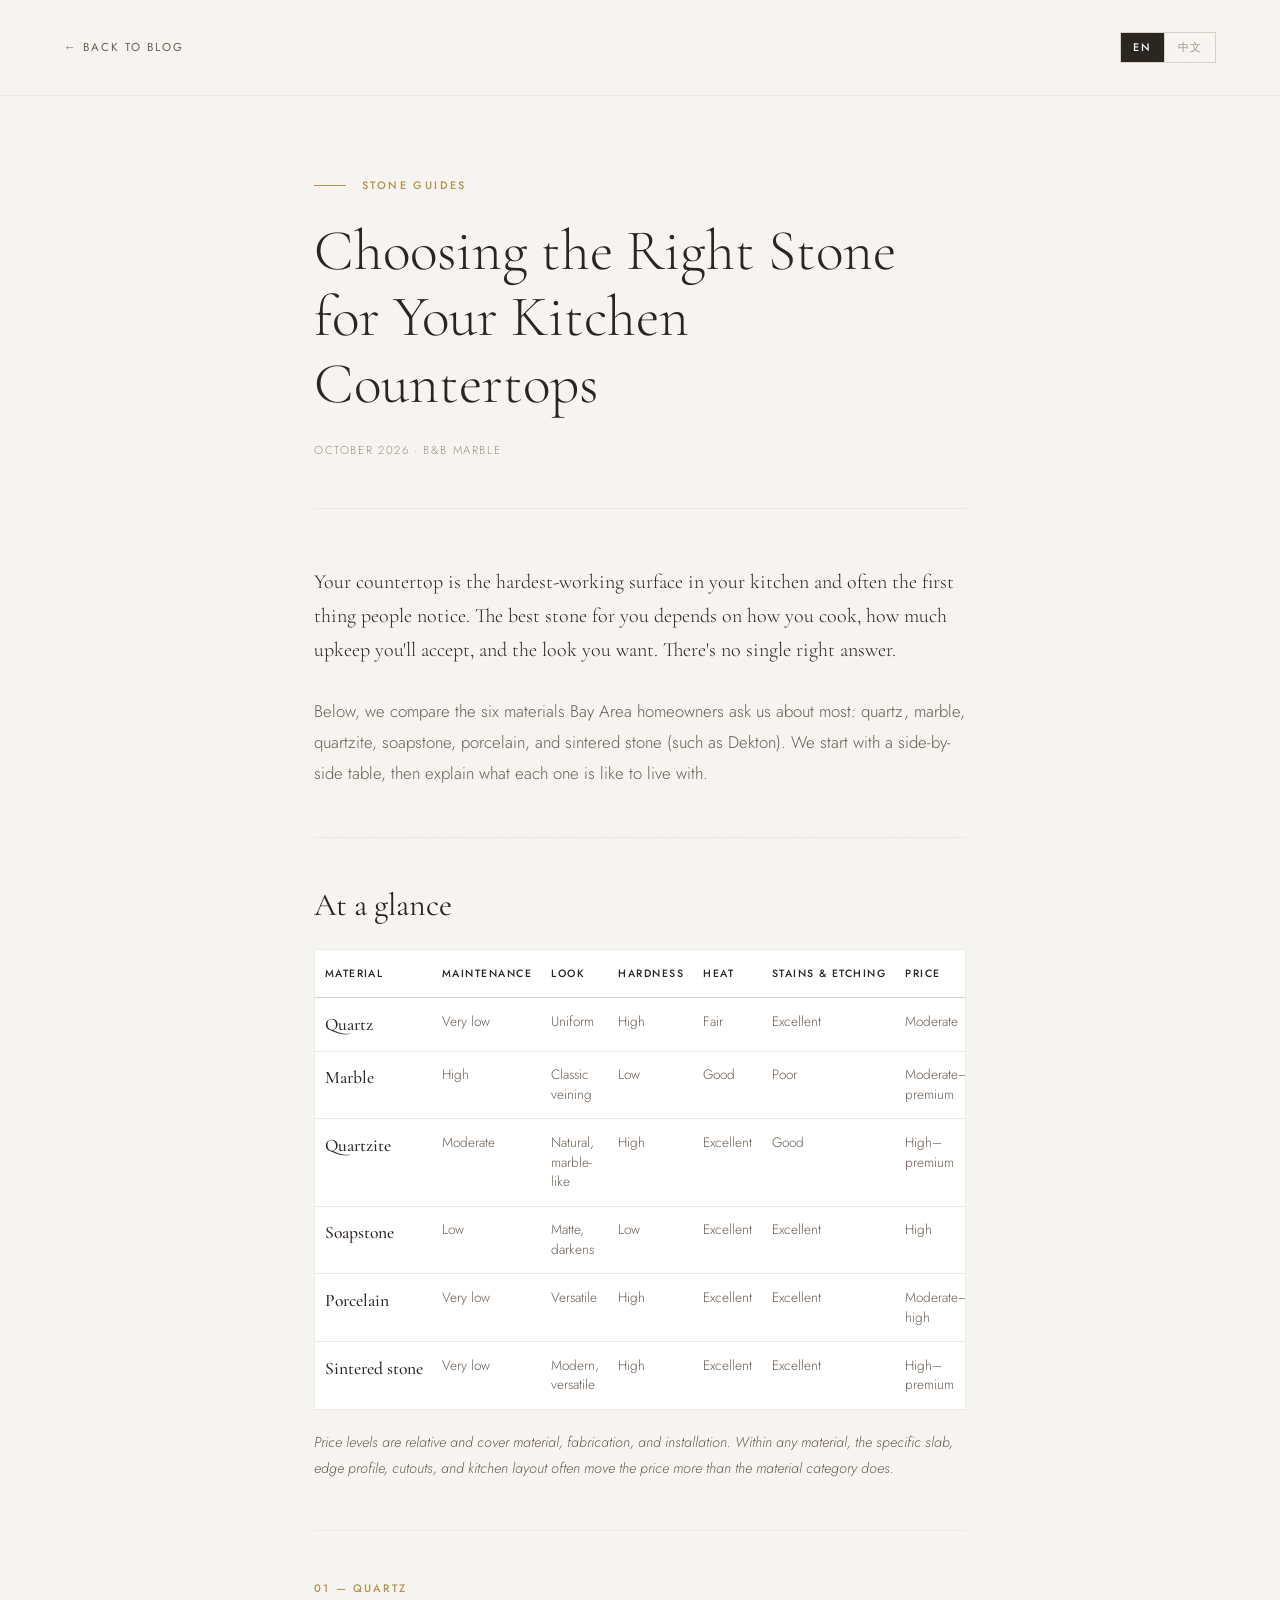
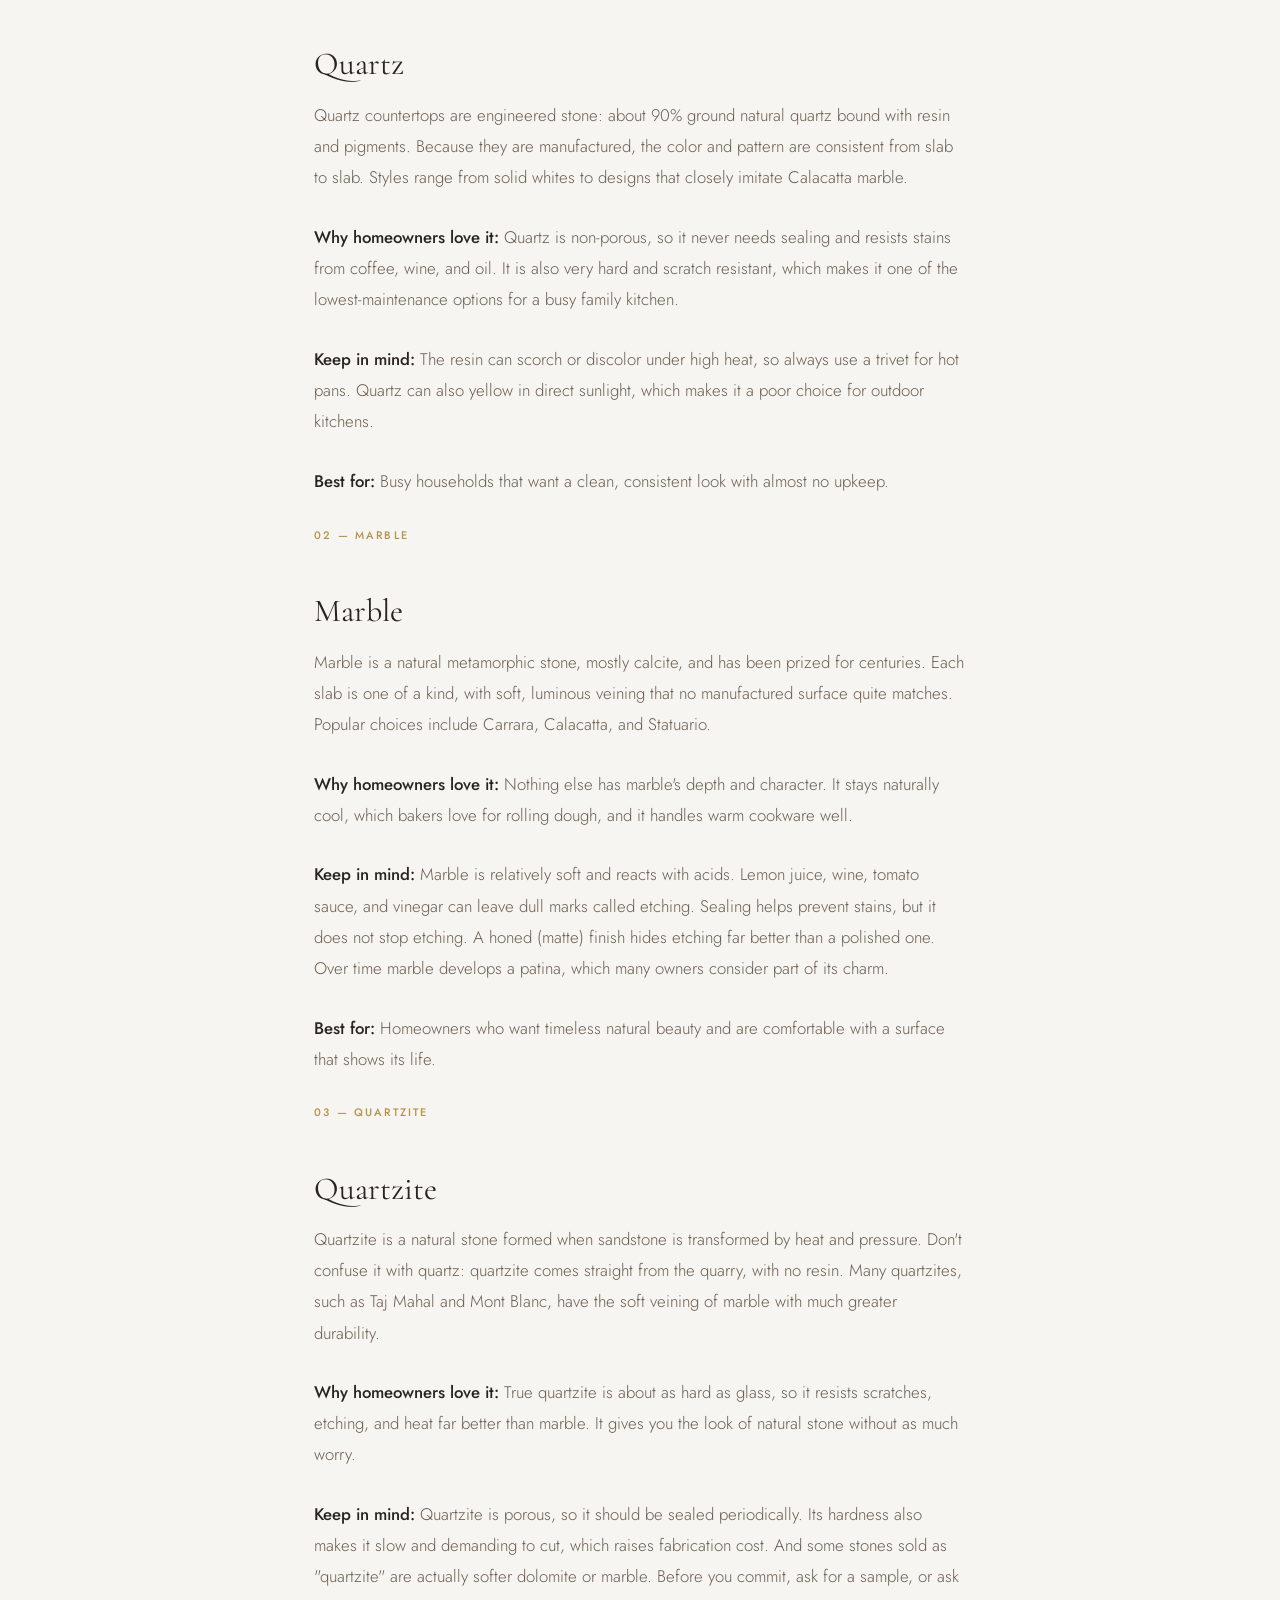
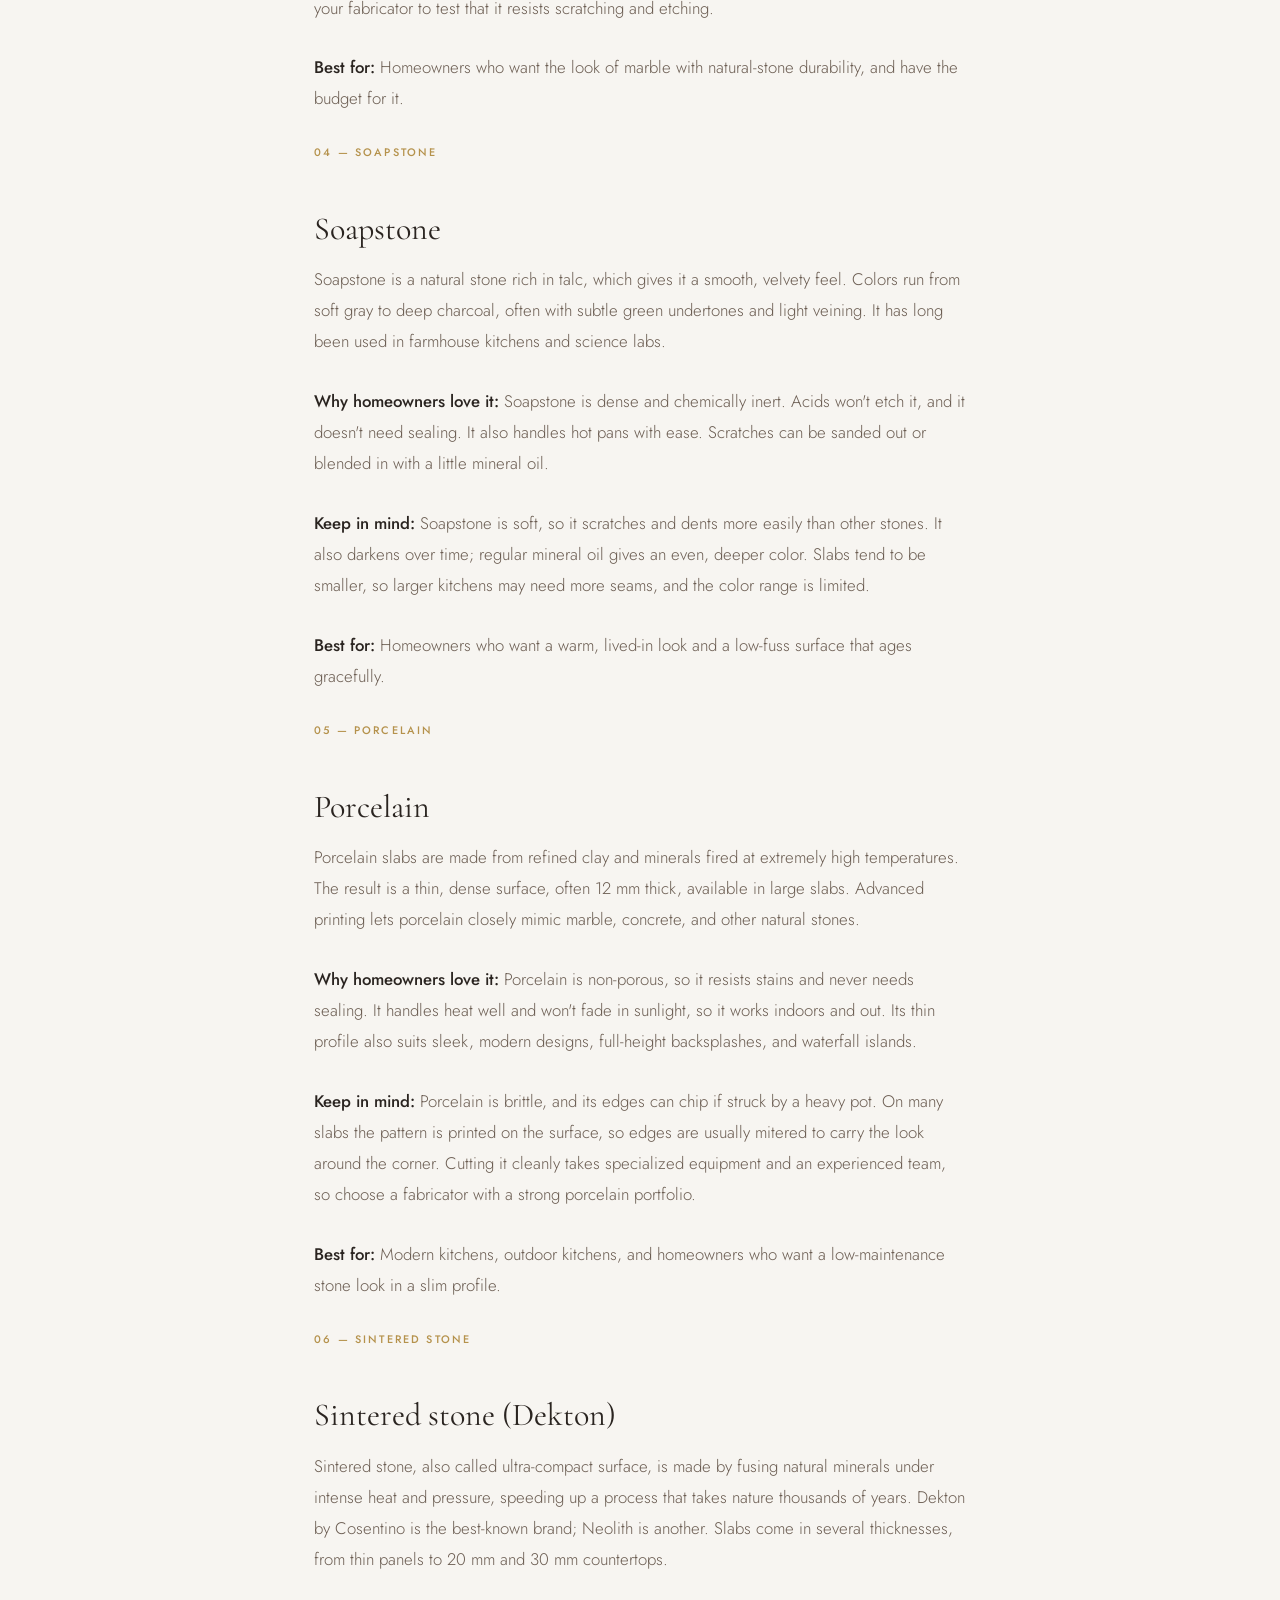
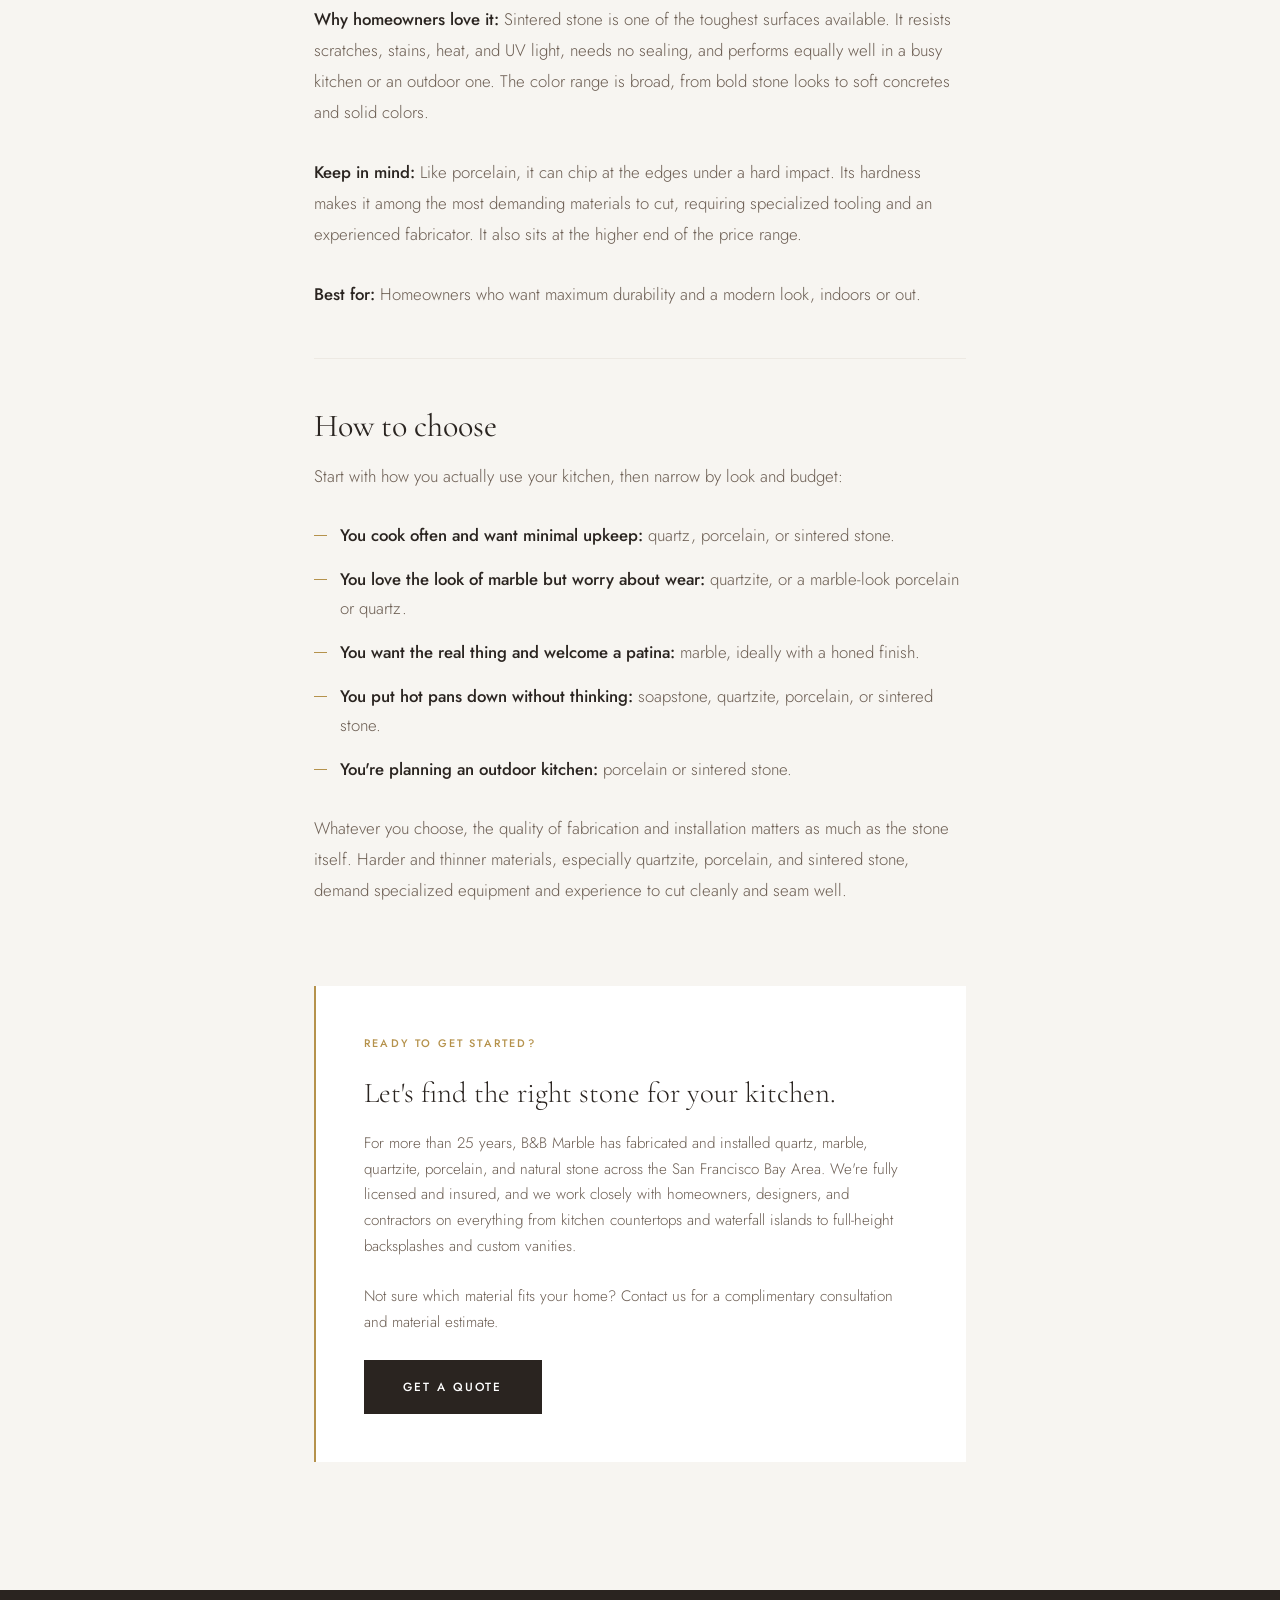
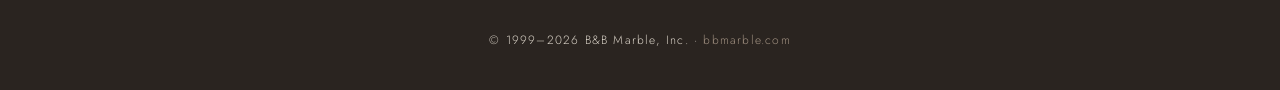
<file: blog-choosing-countertop-stone.html>
<!DOCTYPE html>

<html lang="en">
<head>
<!-- Google tag (gtag.js) -->
<script async src="https://www.googletagmanager.com/gtag/js?id=G-QX83C6P0LD"></script>
<script>
  window.dataLayer = window.dataLayer || [];
  function gtag(){dataLayer.push(arguments);}
  gtag('js', new Date());
  gtag('config', 'G-QX83C6P0LD');
</script>
<meta charset="utf-8"/>
<meta content="width=device-width, initial-scale=1.0" name="viewport"/>
<title>Choosing the Right Stone for Your Kitchen Countertops | B&amp;B Marble, Inc.</title>
<meta name="description" content="Quartz, marble, quartzite, soapstone, porcelain, or sintered stone? Compare maintenance, look, durability, price, and fabrication to find the right countertop for your kitchen."/>
<link href="https://fonts.googleapis.com" rel="preconnect"/>
<link crossorigin="" href="https://fonts.gstatic.com" rel="preconnect"/>
<link href="https://fonts.googleapis.com/css2?family=Cormorant+Garamond:ital,wght@0,300;0,400;0,500;1,300;1,400&amp;family=Jost:wght@300;400;500&amp;family=Noto+Serif+SC:wght@300;400&amp;display=swap" rel="stylesheet"/>
<style>
    :root {
      --cream:      #f7f5f1;
      --white:      #ffffff;
      --stone-100:  #ede9e3;
      --stone-200:  #d8d1c6;
      --stone-400:  #a09080;
      --stone-600:  #6b5d52;
      --charcoal:   #2a2420;
      --gold:       #b5924c;
      --font-display: 'Cormorant Garamond', Georgia, serif;
      --font-body:    'Jost', sans-serif;
      --font-zh:      'Noto Serif SC', serif;
      --gutter: clamp(1.5rem, 5vw, 4rem);
    }

    *, *::before, *::after { box-sizing: border-box; margin: 0; padding: 0; }
    html { scroll-behavior: smooth; font-size: 16px; }
    body {
      background: var(--cream);
      color: var(--charcoal);
      font-family: var(--font-body);
      font-weight: 300;
      line-height: 1.7;
      overflow-x: hidden;
    }
    body.zh { font-family: var(--font-zh); }
    a { color: inherit; text-decoration: none; }

    body::before {
      content: '';
      position: fixed;
      inset: 0;
      background-image: url("data:image/svg+xml,%3Csvg viewBox='0 0 256 256' xmlns='http://www.w3.org/2000/svg'%3E%3Cfilter id='n'%3E%3CfeTurbulence type='fractalNoise' baseFrequency='0.9' numOctaves='4' stitchTiles='stitch'/%3E%3C/filter%3E%3Crect width='100%25' height='100%25' filter='url(%23n)' opacity='0.04'/%3E%3C/svg%3E");
      pointer-events: none;
      z-index: 9999;
      opacity: .55;
    }

    /* Language */
    .en { display: initial; }
    .zh-text { display: none; }
    body.zh .en { display: none; }
    body.zh .zh-text { display: initial; }
    .en-block { display: block; }
    .zh-block { display: none; }
    body.zh .en-block { display: none; }
    body.zh .zh-block { display: block; }

    /* Header */
    .site-header {
      display: flex;
      align-items: center;
      justify-content: space-between;
      padding: 2rem var(--gutter);
      border-bottom: 1px solid var(--stone-100);
    }
    .back-link {
      font-size: .72rem;
      font-weight: 400;
      letter-spacing: .18em;
      text-transform: uppercase;
      color: var(--stone-600);
      transition: color .2s;
    }
    .back-link:hover { color: var(--gold); }

    .lang-toggle {
      display: flex;
      align-items: center;
      border: 1px solid var(--stone-200);
      overflow: hidden;
    }
    .lang-btn {
      font-size: .68rem;
      font-weight: 500;
      letter-spacing: .12em;
      text-transform: uppercase;
      padding: .4rem .8rem;
      cursor: pointer;
      background: transparent;
      border: none;
      color: var(--stone-400);
      transition: background .2s, color .2s;
      font-family: var(--font-body);
    }
    .lang-btn.active { background: var(--charcoal); color: var(--white); }
    .lang-btn:hover:not(.active) { color: var(--gold); }
    .lang-divider { width: 1px; background: var(--stone-200); align-self: stretch; }

    /* Article layout */
    .article-wrap {
      max-width: 780px;
      margin-inline: auto;
      padding: 5rem var(--gutter) 8rem;
    }

    /* Post header */
    .post-category {
      font-size: .68rem;
      font-weight: 500;
      letter-spacing: .22em;
      text-transform: uppercase;
      color: var(--gold);
      display: flex;
      align-items: center;
      gap: 1rem;
      margin-bottom: 1.5rem;
    }
    .post-category::before {
      content: '';
      display: block;
      width: 2rem;
      height: 1px;
      background: var(--gold);
    }
    .post-title {
      font-family: var(--font-display);
      font-size: clamp(2.2rem, 5vw, 3.6rem);
      font-weight: 300;
      line-height: 1.15;
      color: var(--charcoal);
      margin-bottom: 1.5rem;
    }
    body.zh .post-title { font-family: var(--font-zh); font-size: clamp(1.8rem, 4vw, 2.8rem); }

    .post-meta {
      font-size: .72rem;
      letter-spacing: .14em;
      text-transform: uppercase;
      color: var(--stone-400);
      padding-bottom: 3rem;
      border-bottom: 1px solid var(--stone-100);
      margin-bottom: 3.5rem;
    }

    /* Article body */
    .article-body p {
      font-size: 1.05rem;
      color: var(--stone-600);
      margin-bottom: 1.8rem;
      line-height: 1.85;
    }
    .article-body p:first-child {
      font-family: var(--font-display);
      font-size: 1.25rem;
      color: var(--charcoal);
      font-weight: 300;
      line-height: 1.7;
    }
    body.zh .article-body p:first-child { font-family: var(--font-zh); }
    .article-body strong { font-weight: 500; color: var(--charcoal); }

    .article-body h2 {
      font-family: var(--font-display);
      font-size: clamp(1.5rem, 3vw, 2rem);
      font-weight: 400;
      color: var(--charcoal);
      margin-top: 3rem;
      margin-bottom: 1rem;
      line-height: 1.2;
    }
    body.zh .article-body h2 { font-family: var(--font-zh); font-size: 1.4rem; }

    .article-body .step-num {
      display: block;
      font-size: .68rem;
      font-weight: 500;
      letter-spacing: .2em;
      text-transform: uppercase;
      color: var(--gold);
      margin-bottom: .4rem;
    }

    .article-divider {
      border: none;
      border-top: 1px solid var(--stone-100);
      margin: 3rem 0;
    }

    /* Comparison table */
    .table-wrap {
      overflow-x: auto;
      margin: 1.5rem 0 1.2rem;
      background: var(--white);
      border: 1px solid var(--stone-100);
      -webkit-overflow-scrolling: touch;
    }
    .compare-table {
      width: 100%;
      min-width: 640px;
      border-collapse: collapse;
      font-size: .85rem;
      line-height: 1.45;
      color: var(--stone-600);
    }
    .compare-table th {
      text-align: left;
      font-size: .66rem;
      font-weight: 500;
      letter-spacing: .14em;
      text-transform: uppercase;
      color: var(--charcoal);
      padding: 1rem .6rem;
      border-bottom: 1px solid var(--stone-200);
      white-space: nowrap;
    }
    body.zh .compare-table th { letter-spacing: .06em; font-size: .78rem; }
    .compare-table td {
      padding: .85rem .6rem;
      border-bottom: 1px solid var(--stone-100);
      vertical-align: top;
    }
    .compare-table td:first-child {
      font-family: var(--font-display);
      font-size: 1.1rem;
      font-weight: 500;
      color: var(--charcoal);
      white-space: nowrap;
    }
    body.zh .compare-table td:first-child { font-family: var(--font-zh); font-size: .95rem; }
    .compare-table tbody tr:last-child td { border-bottom: none; }
    .table-note { font-size: .9rem !important; font-style: italic; }
    body.zh .table-note { font-style: normal; }

    /* Lists */
    .article-body ul {
      list-style: none;
      margin: 0 0 1.8rem;
    }
    .article-body li {
      position: relative;
      padding-left: 1.6rem;
      margin-bottom: .9rem;
      font-size: 1.05rem;
      color: var(--stone-600);
      line-height: 1.75;
    }
    .article-body li::before {
      content: '';
      position: absolute;
      left: 0;
      top: .85em;
      width: .8rem;
      height: 1px;
      background: var(--gold);
    }

    /* CTA section */
    .post-cta {
      margin-top: 5rem;
      padding: 3rem;
      background: var(--white);
      border-left: 2px solid var(--gold);
    }
    .post-cta-label {
      font-size: .68rem;
      font-weight: 500;
      letter-spacing: .2em;
      text-transform: uppercase;
      color: var(--gold);
      margin-bottom: 1rem;
    }
    .post-cta h3 {
      font-family: var(--font-display);
      font-size: 1.8rem;
      font-weight: 300;
      color: var(--charcoal);
      margin-bottom: .8rem;
    }
    body.zh .post-cta h3 { font-family: var(--font-zh); font-size: 1.4rem; }
    .post-cta p {
      font-size: .95rem;
      color: var(--stone-600);
      margin-bottom: 1.5rem;
    }
    .btn-primary {
      display: inline-block;
      font-size: .74rem;
      font-weight: 500;
      letter-spacing: .16em;
      text-transform: uppercase;
      color: var(--white);
      background: var(--charcoal);
      padding: 1rem 2.4rem;
      border: 1px solid var(--charcoal);
      transition: background .25s, color .25s, border-color .25s;
    }
    .btn-primary:hover { background: var(--gold); border-color: var(--gold); }

    /* Footer */
    footer {
      background: var(--charcoal);
      color: var(--stone-200);
      padding: 2.5rem var(--gutter);
      text-align: center;
      font-size: .75rem;
      letter-spacing: .1em;
    }
    footer a { color: var(--stone-400); transition: color .2s; }
    footer a:hover { color: var(--gold); }

    @media (max-width: 640px) {
      .post-cta { padding: 2rem 1.5rem; }
    }
  </style>
</head>
<body>
<header class="site-header">
<a class="back-link" href="blog.html">
<span class="en">← Back to Blog</span><span class="zh-text">← 返回博客</span>
</a>
<div class="lang-toggle">
<button class="lang-btn active" id="btn-en" onclick="setLang('en')">EN</button>
<div class="lang-divider"></div>
<button class="lang-btn" id="btn-zh" onclick="setLang('zh')">中文</button>
</div>
</header>
<article class="article-wrap">
<header>
<div class="post-category">
<span class="en">Stone Guides</span><span class="zh-text">石材指南</span>
</div>
<h1 class="post-title">
<span class="en-block">Choosing the Right Stone for Your Kitchen Countertops</span>
<span class="zh-block">如何为厨房台面选择合适的石材</span>
</h1>
<div class="post-meta">October 2026  ·  B&amp;B Marble</div>
</header>
<div class="article-body">
<p>
<span class="en-block">Your countertop is the hardest-working surface in your kitchen and often the first thing people notice. The best stone for you depends on how you cook, how much upkeep you'll accept, and the look you want. There's no single right answer.</span>
<span class="zh-block">台面是厨房里使用最频繁的表面，往往也是人们第一眼注意到的地方。最适合您的石材，取决于您的烹饪习惯、愿意投入多少日常保养，以及您想要的整体风格。并没有唯一的标准答案。</span>
</p>
<p>
<span class="en-block">Below, we compare the six materials Bay Area homeowners ask us about most: quartz, marble, quartzite, soapstone, porcelain, and sintered stone (such as Dekton). We start with a side-by-side table, then explain what each one is like to live with.</span>
<span class="zh-block">下面，我们将对比湾区业主最常咨询的六种材料：石英石、大理石、石英岩、皂石、瓷砖板材，以及烧结石（如 Dekton）。我们先用一张对比表格一览全貌，再逐一介绍每种材料在日常生活中的表现。</span>
</p>

<hr class="article-divider"/>
<h2>
<span class="en-block">At a glance</span>
<span class="zh-block">一览对比</span>
</h2>
<div class="table-wrap"><table class="compare-table">
<thead>
<tr>
<th><span class="en">Material</span><span class="zh-text">材料</span></th>
<th><span class="en">Maintenance</span><span class="zh-text">保养</span></th>
<th><span class="en">Look</span><span class="zh-text">外观</span></th>
<th><span class="en">Hardness</span><span class="zh-text">硬度</span></th>
<th><span class="en">Heat</span><span class="zh-text">耐热</span></th>
<th><span class="en">Stains &amp; etching</span><span class="zh-text">防污与防蚀</span></th>
<th><span class="en">Price</span><span class="zh-text">价格</span></th>
<th><span class="en">Fabrication</span><span class="zh-text">加工难度</span></th>
</tr>
</thead>
<tbody>
<tr>
<td><span class="en">Quartz</span><span class="zh-text">石英石</span></td>
<td><span class="en">Very low</span><span class="zh-text">极低</span></td>
<td><span class="en">Uniform</span><span class="zh-text">均匀一致</span></td>
<td><span class="en">High</span><span class="zh-text">高</span></td>
<td><span class="en">Fair</span><span class="zh-text">一般</span></td>
<td><span class="en">Excellent</span><span class="zh-text">极佳</span></td>
<td><span class="en">Moderate</span><span class="zh-text">中等</span></td>
<td><span class="en">Easy</span><span class="zh-text">容易</span></td>
</tr>
<tr>
<td><span class="en">Marble</span><span class="zh-text">大理石</span></td>
<td><span class="en">High</span><span class="zh-text">高</span></td>
<td><span class="en">Classic veining</span><span class="zh-text">经典纹理</span></td>
<td><span class="en">Low</span><span class="zh-text">低</span></td>
<td><span class="en">Good</span><span class="zh-text">良好</span></td>
<td><span class="en">Poor</span><span class="zh-text">较差</span></td>
<td><span class="en">Moderate–premium</span><span class="zh-text">中等至高端</span></td>
<td><span class="en">Moderate</span><span class="zh-text">中等</span></td>
</tr>
<tr>
<td><span class="en">Quartzite</span><span class="zh-text">石英岩</span></td>
<td><span class="en">Moderate</span><span class="zh-text">中等</span></td>
<td><span class="en">Natural, marble-like</span><span class="zh-text">天然，似大理石</span></td>
<td><span class="en">High</span><span class="zh-text">高</span></td>
<td><span class="en">Excellent</span><span class="zh-text">极佳</span></td>
<td><span class="en">Good</span><span class="zh-text">良好</span></td>
<td><span class="en">High–premium</span><span class="zh-text">较高至高端</span></td>
<td><span class="en">Difficult</span><span class="zh-text">困难</span></td>
</tr>
<tr>
<td><span class="en">Soapstone</span><span class="zh-text">皂石</span></td>
<td><span class="en">Low</span><span class="zh-text">低</span></td>
<td><span class="en">Matte, darkens</span><span class="zh-text">哑光，会逐渐变深</span></td>
<td><span class="en">Low</span><span class="zh-text">低</span></td>
<td><span class="en">Excellent</span><span class="zh-text">极佳</span></td>
<td><span class="en">Excellent</span><span class="zh-text">极佳</span></td>
<td><span class="en">High</span><span class="zh-text">较高</span></td>
<td><span class="en">Easy</span><span class="zh-text">容易</span></td>
</tr>
<tr>
<td><span class="en">Porcelain</span><span class="zh-text">瓷砖板材</span></td>
<td><span class="en">Very low</span><span class="zh-text">极低</span></td>
<td><span class="en">Versatile</span><span class="zh-text">风格多样</span></td>
<td><span class="en">High</span><span class="zh-text">高</span></td>
<td><span class="en">Excellent</span><span class="zh-text">极佳</span></td>
<td><span class="en">Excellent</span><span class="zh-text">极佳</span></td>
<td><span class="en">Moderate–high</span><span class="zh-text">中等至较高</span></td>
<td><span class="en">Difficult</span><span class="zh-text">困难</span></td>
</tr>
<tr>
<td><span class="en">Sintered stone</span><span class="zh-text">烧结石</span></td>
<td><span class="en">Very low</span><span class="zh-text">极低</span></td>
<td><span class="en">Modern, versatile</span><span class="zh-text">现代，风格多样</span></td>
<td><span class="en">High</span><span class="zh-text">高</span></td>
<td><span class="en">Excellent</span><span class="zh-text">极佳</span></td>
<td><span class="en">Excellent</span><span class="zh-text">极佳</span></td>
<td><span class="en">High–premium</span><span class="zh-text">较高至高端</span></td>
<td><span class="en">Difficult</span><span class="zh-text">困难</span></td>
</tr>
</tbody>
</table></div>
<p class="table-note">
<span class="en-block">Price levels are relative and cover material, fabrication, and installation. Within any material, the specific slab, edge profile, cutouts, and kitchen layout often move the price more than the material category does.</span>
<span class="zh-block">价格等级为相对比较，涵盖材料、加工与安装费用。在同一种材料中，具体板材、边缘造型、开孔数量和厨房布局对价格的影响，往往比材料类别本身更大。</span>
</p>

<hr class="article-divider"/>
<span class="step-num"><span class="en">01 — Quartz</span><span class="zh-text">01 — 石英石</span></span>
<h2>
<span class="en-block">Quartz</span>
<span class="zh-block">石英石</span>
</h2>
<p>
<span class="en-block">Quartz countertops are engineered stone: about 90% ground natural quartz bound with resin and pigments. Because they are manufactured, the color and pattern are consistent from slab to slab. Styles range from solid whites to designs that closely imitate Calacatta marble.</span>
<span class="zh-block">石英石台面属于人造石，由约 90% 的天然石英碎料与树脂和颜料结合制成。由于是工业化生产，每块板材的颜色与花纹都保持一致。款式从纯白素色到高度仿真的卡拉卡塔（Calacatta）大理石纹理，应有尽有。</span>
</p>
<p>
<span class="en-block"><strong>Why homeowners love it:</strong> Quartz is non-porous, so it never needs sealing and resists stains from coffee, wine, and oil. It is also very hard and scratch resistant, which makes it one of the lowest-maintenance options for a busy family kitchen.</span>
<span class="zh-block"><strong>业主为何喜爱：</strong>石英石无孔隙，因此无需封釉处理，也不易被咖啡、红酒和油渍沾染。它硬度高、耐刮擦，是繁忙家庭厨房中保养最省心的选择之一。</span>
</p>
<p>
<span class="en-block"><strong>Keep in mind:</strong> The resin can scorch or discolor under high heat, so always use a trivet for hot pans. Quartz can also yellow in direct sunlight, which makes it a poor choice for outdoor kitchens.</span>
<span class="zh-block"><strong>注意事项：</strong>其中的树脂在高温下可能烧焦或变色，放置热锅时请务必使用隔热垫。石英石在阳光直射下也可能泛黄，因此不适合户外厨房。</span>
</p>
<p>
<span class="en-block"><strong>Best for:</strong> Busy households that want a clean, consistent look with almost no upkeep.</span>
<span class="zh-block"><strong>最适合：</strong>希望外观简洁统一、几乎无需保养的忙碌家庭。</span>
</p>

<span class="step-num"><span class="en">02 — Marble</span><span class="zh-text">02 — 大理石</span></span>
<h2>
<span class="en-block">Marble</span>
<span class="zh-block">大理石</span>
</h2>
<p>
<span class="en-block">Marble is a natural metamorphic stone, mostly calcite, and has been prized for centuries. Each slab is one of a kind, with soft, luminous veining that no manufactured surface quite matches. Popular choices include Carrara, Calacatta, and Statuario.</span>
<span class="zh-block">大理石是一种天然变质岩，主要成分为方解石，数百年来一直备受推崇。每一块板材都独一无二，柔和而通透的纹理是任何人造材料都难以比拟的。热门品种包括卡拉拉（Carrara）、卡拉卡塔（Calacatta）和雕刻白（Statuario）。</span>
</p>
<p>
<span class="en-block"><strong>Why homeowners love it:</strong> Nothing else has marble's depth and character. It stays naturally cool, which bakers love for rolling dough, and it handles warm cookware well.</span>
<span class="zh-block"><strong>业主为何喜爱：</strong>大理石的层次感与气质无可替代。它天然保持凉爽，深受烘焙爱好者青睐，非常适合擀面；对温热的炊具也有良好的耐受性。</span>
</p>
<p>
<span class="en-block"><strong>Keep in mind:</strong> Marble is relatively soft and reacts with acids. Lemon juice, wine, tomato sauce, and vinegar can leave dull marks called etching. Sealing helps prevent stains, but it does not stop etching. A honed (matte) finish hides etching far better than a polished one. Over time marble develops a patina, which many owners consider part of its charm.</span>
<span class="zh-block"><strong>注意事项：</strong>大理石质地相对较软，且会与酸性物质发生反应。柠檬汁、红酒、番茄酱和醋都可能留下失去光泽的痕迹，即所谓的"酸蚀"。封釉处理有助于防污，但无法防止酸蚀。亚光（哑面）处理比抛光面更能掩盖酸蚀痕迹。随着时间推移，大理石会形成一层自然的包浆，许多业主认为这正是它的魅力所在。</span>
</p>
<p>
<span class="en-block"><strong>Best for:</strong> Homeowners who want timeless natural beauty and are comfortable with a surface that shows its life.</span>
<span class="zh-block"><strong>最适合：</strong>追求永恒自然之美、并乐于接受台面留下生活痕迹的业主。</span>
</p>

<span class="step-num"><span class="en">03 — Quartzite</span><span class="zh-text">03 — 石英岩</span></span>
<h2>
<span class="en-block">Quartzite</span>
<span class="zh-block">石英岩</span>
</h2>
<p>
<span class="en-block">Quartzite is a natural stone formed when sandstone is transformed by heat and pressure. Don't confuse it with quartz: quartzite comes straight from the quarry, with no resin. Many quartzites, such as Taj Mahal and Mont Blanc, have the soft veining of marble with much greater durability.</span>
<span class="zh-block">石英岩是砂岩在高温高压作用下变质形成的天然石材。请勿将其与石英石混淆：石英岩直接开采自矿山，不含任何树脂。许多石英岩品种，如泰姬玛哈（Taj Mahal）和白朗峰（Mont Blanc），拥有大理石般柔和的纹理，耐用性却高出许多。</span>
</p>
<p>
<span class="en-block"><strong>Why homeowners love it:</strong> True quartzite is about as hard as glass, so it resists scratches, etching, and heat far better than marble. It gives you the look of natural stone without as much worry.</span>
<span class="zh-block"><strong>业主为何喜爱：</strong>真正的石英岩硬度与玻璃相当，在耐刮擦、抗酸蚀和耐热方面都远胜大理石。它让您拥有天然石材的美感，却少了许多顾虑。</span>
</p>
<p>
<span class="en-block"><strong>Keep in mind:</strong> Quartzite is porous, so it should be sealed periodically. Its hardness also makes it slow and demanding to cut, which raises fabrication cost. And some stones sold as "quartzite" are actually softer dolomite or marble. Before you commit, ask for a sample, or ask your fabricator to test that it resists scratching and etching.</span>
<span class="zh-block"><strong>注意事项：</strong>石英岩有孔隙，需要定期封釉。它的高硬度也使切割费时费力，从而提高加工成本。此外，部分以"石英岩"名义出售的石材实际上是较软的白云石或大理石。在做决定之前，请索取样品，或请您的加工商测试其是否真正耐刮擦、抗酸蚀。</span>
</p>
<p>
<span class="en-block"><strong>Best for:</strong> Homeowners who want the look of marble with natural-stone durability, and have the budget for it.</span>
<span class="zh-block"><strong>最适合：</strong>想要大理石外观、又看重天然石材耐用性，并且预算充足的业主。</span>
</p>

<span class="step-num"><span class="en">04 — Soapstone</span><span class="zh-text">04 — 皂石</span></span>
<h2>
<span class="en-block">Soapstone</span>
<span class="zh-block">皂石</span>
</h2>
<p>
<span class="en-block">Soapstone is a natural stone rich in talc, which gives it a smooth, velvety feel. Colors run from soft gray to deep charcoal, often with subtle green undertones and light veining. It has long been used in farmhouse kitchens and science labs.</span>
<span class="zh-block">皂石是一种富含滑石的天然石材，触感顺滑细腻、如丝绒一般。颜色从柔和的浅灰到深炭灰不等，常带有淡淡的绿色底调和轻盈的纹理。长期以来，它一直被用于农舍风格厨房和科学实验室。</span>
</p>
<p>
<span class="en-block"><strong>Why homeowners love it:</strong> Soapstone is dense and chemically inert. Acids won't etch it, and it doesn't need sealing. It also handles hot pans with ease. Scratches can be sanded out or blended in with a little mineral oil.</span>
<span class="zh-block"><strong>业主为何喜爱：</strong>皂石结构致密、化学性质稳定，不会被酸性物质腐蚀，也无需封釉。它能轻松应对热锅。表面划痕可以打磨去除，或用少许矿物油淡化。</span>
</p>
<p>
<span class="en-block"><strong>Keep in mind:</strong> Soapstone is soft, so it scratches and dents more easily than other stones. It also darkens over time; regular mineral oil gives an even, deeper color. Slabs tend to be smaller, so larger kitchens may need more seams, and the color range is limited.</span>
<span class="zh-block"><strong>注意事项：</strong>皂石质地较软，比其他石材更容易出现划痕和凹痕。它的颜色也会随时间逐渐变深；定期涂抹矿物油可让颜色均匀加深。皂石板材尺寸通常较小，较大的厨房可能需要更多拼缝，而且可选颜色有限。</span>
</p>
<p>
<span class="en-block"><strong>Best for:</strong> Homeowners who want a warm, lived-in look and a low-fuss surface that ages gracefully.</span>
<span class="zh-block"><strong>最适合：</strong>喜欢温暖、有生活气息的风格，并希望台面省心耐用、随岁月优雅老化的业主。</span>
</p>

<span class="step-num"><span class="en">05 — Porcelain</span><span class="zh-text">05 — 瓷砖板材</span></span>
<h2>
<span class="en-block">Porcelain</span>
<span class="zh-block">瓷砖板材</span>
</h2>
<p>
<span class="en-block">Porcelain slabs are made from refined clay and minerals fired at extremely high temperatures. The result is a thin, dense surface, often 12 mm thick, available in large slabs. Advanced printing lets porcelain closely mimic marble, concrete, and other natural stones.</span>
<span class="zh-block">瓷砖板材由精制黏土和矿物质经超高温烧制而成，形成轻薄而致密的表面，厚度通常为 12 毫米，并提供大尺寸板材。借助先进的印刷技术，瓷砖板材可以高度还原大理石、混凝土及其他天然石材的质感。</span>
</p>
<p>
<span class="en-block"><strong>Why homeowners love it:</strong> Porcelain is non-porous, so it resists stains and never needs sealing. It handles heat well and won't fade in sunlight, so it works indoors and out. Its thin profile also suits sleek, modern designs, full-height backsplashes, and waterfall islands.</span>
<span class="zh-block"><strong>业主为何喜爱：</strong>瓷砖板材无孔隙，防污且无需封釉。它耐热性好，在阳光下也不会褪色，室内室外皆宜。纤薄的外形尤其适合简约现代的设计、整墙背板和瀑布岛台。</span>
</p>
<p>
<span class="en-block"><strong>Keep in mind:</strong> Porcelain is brittle, and its edges can chip if struck by a heavy pot. On many slabs the pattern is printed on the surface, so edges are usually mitered to carry the look around the corner. Cutting it cleanly takes specialized equipment and an experienced team, so choose a fabricator with a strong porcelain portfolio.</span>
<span class="zh-block"><strong>注意事项：</strong>瓷砖板材质地较脆，边缘若被重锅撞击可能崩边。许多板材的花纹仅印在表面，因此边缘通常采用斜角拼接，让纹理自然延续到转角。要切割得干净利落，需要专业设备和经验丰富的团队，请选择拥有丰富瓷砖板材案例的加工商。</span>
</p>
<p>
<span class="en-block"><strong>Best for:</strong> Modern kitchens, outdoor kitchens, and homeowners who want a low-maintenance stone look in a slim profile.</span>
<span class="zh-block"><strong>最适合：</strong>现代风格厨房、户外厨房，以及希望以纤薄外形呈现石材质感、且易于保养的业主。</span>
</p>

<span class="step-num"><span class="en">06 — Sintered Stone</span><span class="zh-text">06 — 烧结石</span></span>
<h2>
<span class="en-block">Sintered stone (Dekton)</span>
<span class="zh-block">烧结石（Dekton）</span>
</h2>
<p>
<span class="en-block">Sintered stone, also called ultra-compact surface, is made by fusing natural minerals under intense heat and pressure, speeding up a process that takes nature thousands of years. Dekton by Cosentino is the best-known brand; Neolith is another. Slabs come in several thicknesses, from thin panels to 20 mm and 30 mm countertops.</span>
<span class="zh-block">烧结石又称超致密表面材料，是将天然矿物在高温高压下熔合而成，相当于把大自然需要数千年才能完成的过程大大加速。Cosentino 旗下的 Dekton 是最知名的品牌，Neolith 也是常见品牌之一。板材有多种厚度可选，从轻薄面板到 20 毫米和 30 毫米的台面板。</span>
</p>
<p>
<span class="en-block"><strong>Why homeowners love it:</strong> Sintered stone is one of the toughest surfaces available. It resists scratches, stains, heat, and UV light, needs no sealing, and performs equally well in a busy kitchen or an outdoor one. The color range is broad, from bold stone looks to soft concretes and solid colors.</span>
<span class="zh-block"><strong>业主为何喜爱：</strong>烧结石是目前最坚固的台面材料之一。它耐刮擦、防污、耐高温、抗紫外线，无需封釉，无论在繁忙的室内厨房还是户外厨房都同样出色。颜色选择丰富，从大胆的石材纹理到柔和的混凝土质感和纯色，一应俱全。</span>
</p>
<p>
<span class="en-block"><strong>Keep in mind:</strong> Like porcelain, it can chip at the edges under a hard impact. Its hardness makes it among the most demanding materials to cut, requiring specialized tooling and an experienced fabricator. It also sits at the higher end of the price range.</span>
<span class="zh-block"><strong>注意事项：</strong>与瓷砖板材一样，烧结石在受到猛烈撞击时边缘可能崩裂。它的高硬度使其成为最难切割的材料之一，需要专业刀具和经验丰富的加工商。其价格也处于较高区间。</span>
</p>
<p>
<span class="en-block"><strong>Best for:</strong> Homeowners who want maximum durability and a modern look, indoors or out.</span>
<span class="zh-block"><strong>最适合：</strong>追求极致耐用与现代外观的业主，室内室外皆宜。</span>
</p>

<hr class="article-divider"/>
<h2>
<span class="en-block">How to choose</span>
<span class="zh-block">如何选择</span>
</h2>
<p>
<span class="en-block">Start with how you actually use your kitchen, then narrow by look and budget:</span>
<span class="zh-block">先从您实际如何使用厨房出发，再根据外观和预算逐步缩小范围：</span>
</p>
<ul>
<li><span class="en-block"><strong>You cook often and want minimal upkeep:</strong> quartz, porcelain, or sintered stone.</span><span class="zh-block"><strong>经常下厨、希望尽量少保养：</strong>石英石、瓷砖板材或烧结石。</span></li>
<li><span class="en-block"><strong>You love the look of marble but worry about wear:</strong> quartzite, or a marble-look porcelain or quartz.</span><span class="zh-block"><strong>喜欢大理石的外观，却担心磨损：</strong>石英岩，或仿大理石纹理的瓷砖板材或石英石。</span></li>
<li><span class="en-block"><strong>You want the real thing and welcome a patina:</strong> marble, ideally with a honed finish.</span><span class="zh-block"><strong>想要真正的天然大理石，并欣赏岁月包浆：</strong>大理石，最好选择亚光面处理。</span></li>
<li><span class="en-block"><strong>You put hot pans down without thinking:</strong> soapstone, quartzite, porcelain, or sintered stone.</span><span class="zh-block"><strong>习惯随手放下热锅：</strong>皂石、石英岩、瓷砖板材或烧结石。</span></li>
<li><span class="en-block"><strong>You're planning an outdoor kitchen:</strong> porcelain or sintered stone.</span><span class="zh-block"><strong>正在规划户外厨房：</strong>瓷砖板材或烧结石。</span></li>
</ul>
<p>
<span class="en-block">Whatever you choose, the quality of fabrication and installation matters as much as the stone itself. Harder and thinner materials, especially quartzite, porcelain, and sintered stone, demand specialized equipment and experience to cut cleanly and seam well.</span>
<span class="zh-block">无论您选择哪种石材，加工与安装的品质都与石材本身同样重要。越坚硬、越轻薄的材料，尤其是石英岩、瓷砖板材和烧结石，越需要专业设备与丰富经验，才能切割整齐、拼缝精准。</span>
</p>
</div>
<div class="post-cta">
<div class="post-cta-label">
<span class="en">Ready to get started?</span><span class="zh-text">准备开始您的项目？</span>
</div>
<h3>
<span class="en-block">Let's find the right stone for your kitchen.</span>
<span class="zh-block">让我们为您的厨房找到合适的石材。</span>
</h3>
<p>
<span class="en-block">For more than 25 years, B&amp;B Marble has fabricated and installed quartz, marble, quartzite, porcelain, and natural stone across the San Francisco Bay Area. We're fully licensed and insured, and we work closely with homeowners, designers, and contractors on everything from kitchen countertops and waterfall islands to full-height backsplashes and custom vanities.</span>
<span class="zh-block">逾 25 年来，B&amp;B Marble 一直在旧金山湾区从事石英石、大理石、石英岩、瓷砖板材及天然石材的加工与安装。我们持有完整的执照与保险，与业主、设计师及承包商紧密合作，项目涵盖厨房台面、瀑布岛台、整墙背板以及定制浴室柜等。</span>
</p>
<p>
<span class="en-block">Not sure which material fits your home? Contact us for a complimentary consultation and material estimate.</span>
<span class="zh-block">不确定哪种材料最适合您的家？欢迎联系我们，预约免费咨询与材料估价。</span>
</p>
<a class="btn-primary" href="index.html#contact">
<span class="en">Get a Quote</span><span class="zh-text">获取报价</span>
</a>
</div>
</article>
<footer>
<p>© 1999–2026 B&amp;B Marble, Inc.  ·  <a href="index.html">bbmarble.com</a></p>
</footer>
<script>
  function setLang(lang) {
    const body = document.body;
    const btnEn = document.getElementById('btn-en');
    const btnZh = document.getElementById('btn-zh');
    if (lang === 'zh') {
      body.classList.add('zh');
      btnZh.classList.add('active');
      btnEn.classList.remove('active');
      document.documentElement.setAttribute('lang', 'zh');
    } else {
      body.classList.remove('zh');
      btnEn.classList.add('active');
      btnZh.classList.remove('active');
      document.documentElement.setAttribute('lang', 'en');
    }
    localStorage.setItem('bbmarble-lang', lang);
  }
  const savedLang = localStorage.getItem('bbmarble-lang');
  if (savedLang === 'zh') setLang('zh');
</script>
</body>
</html>
</file>
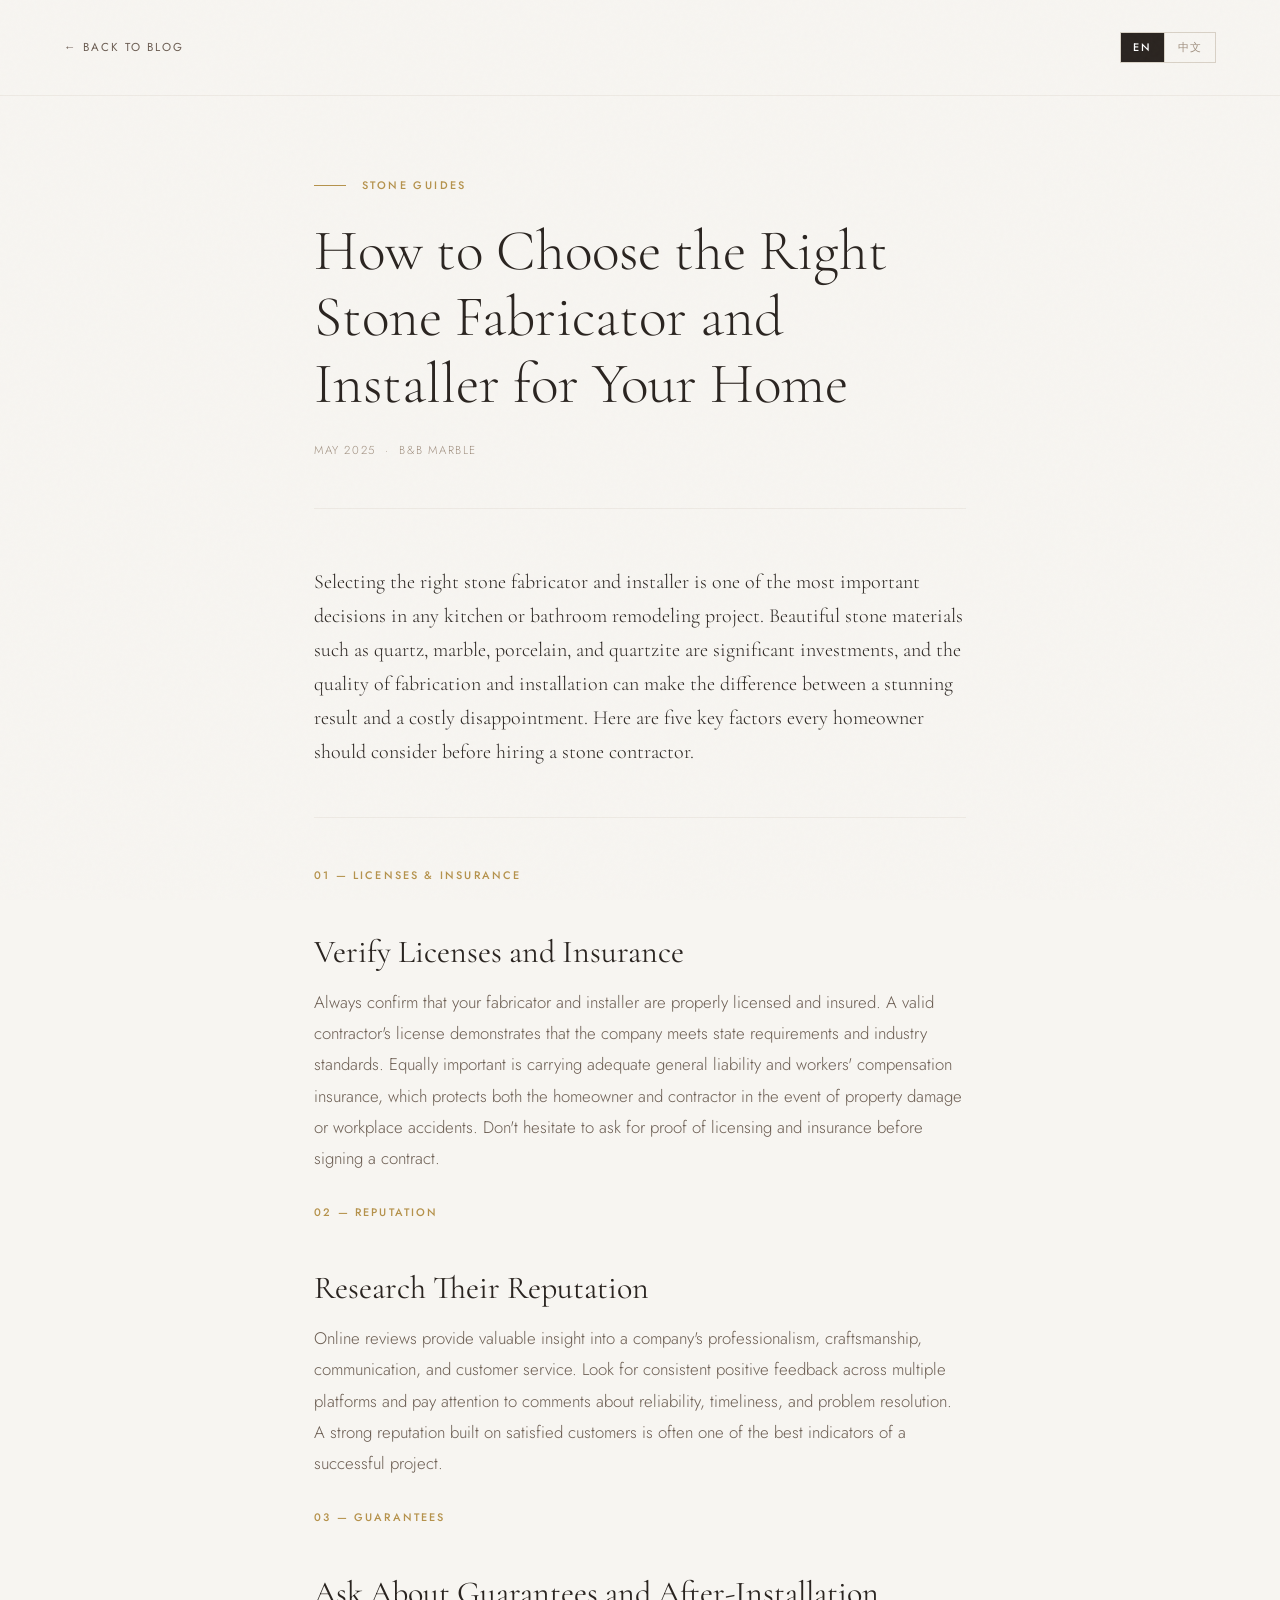
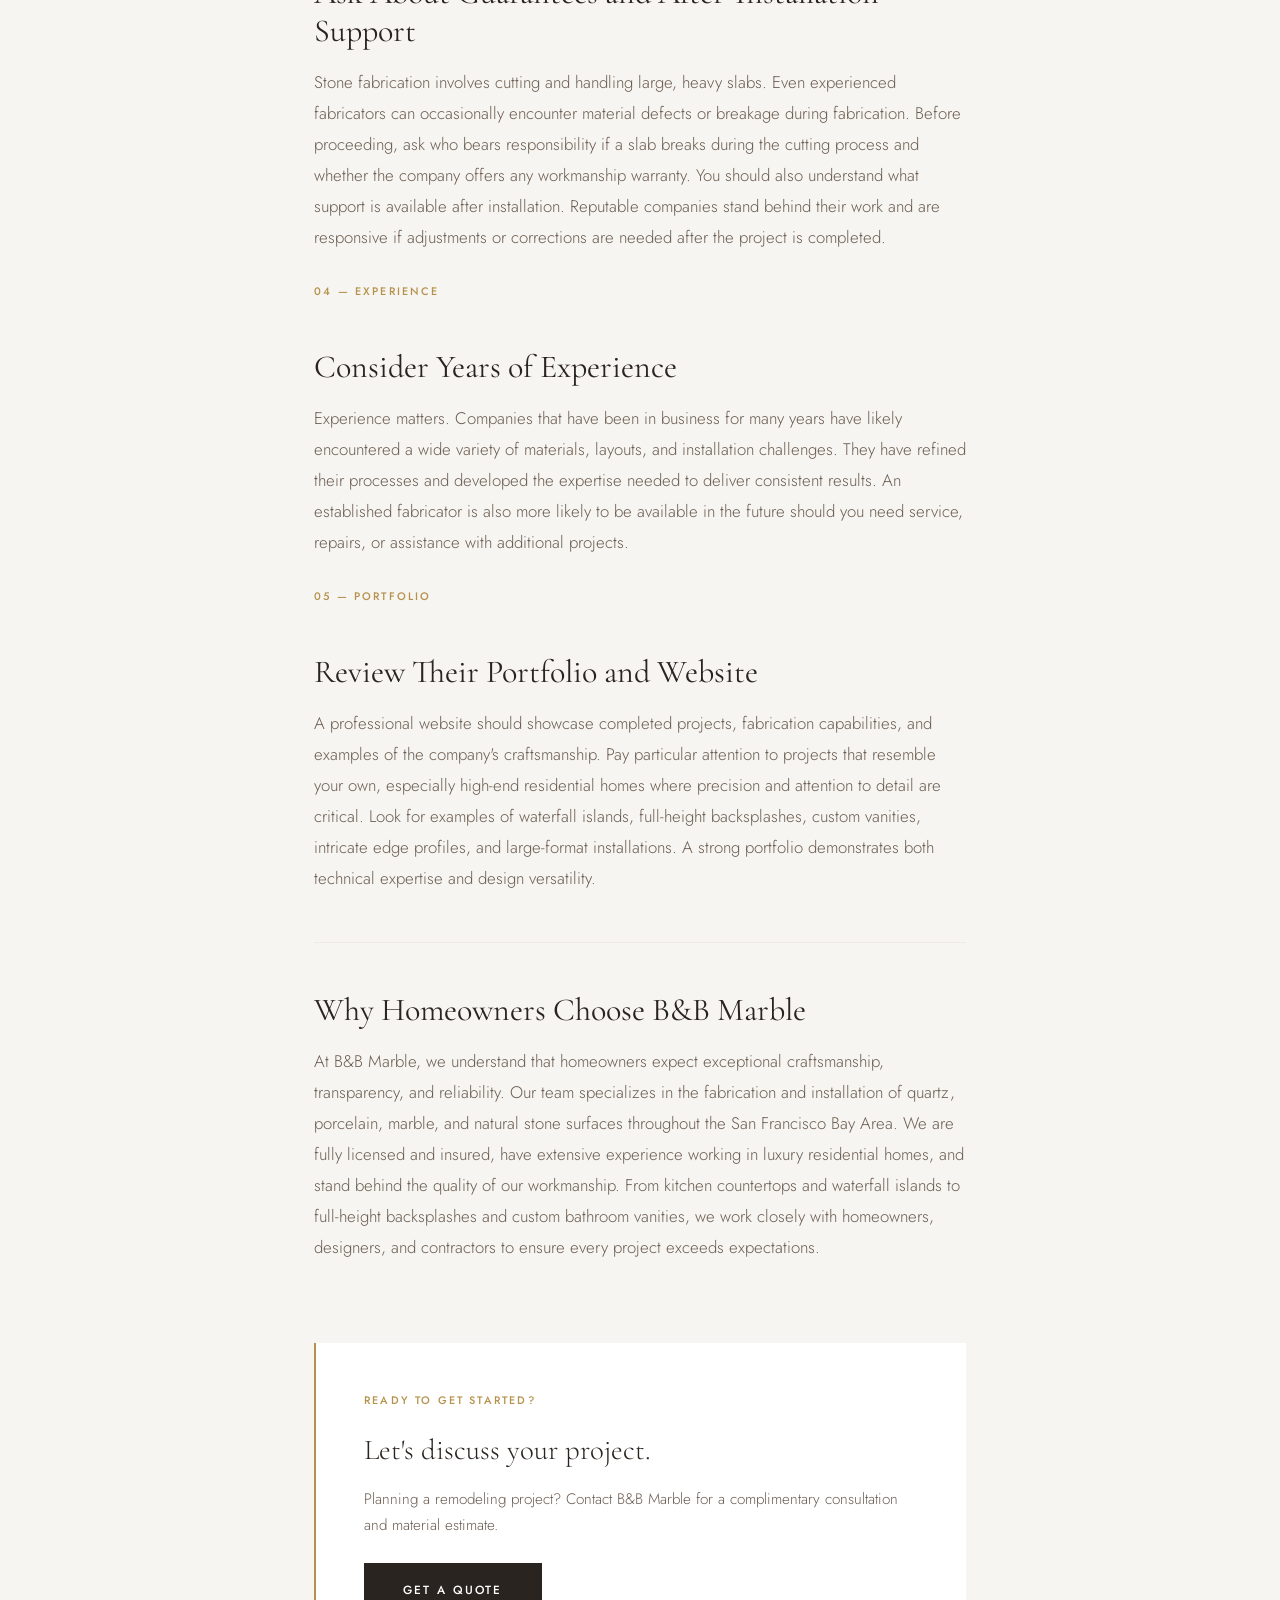
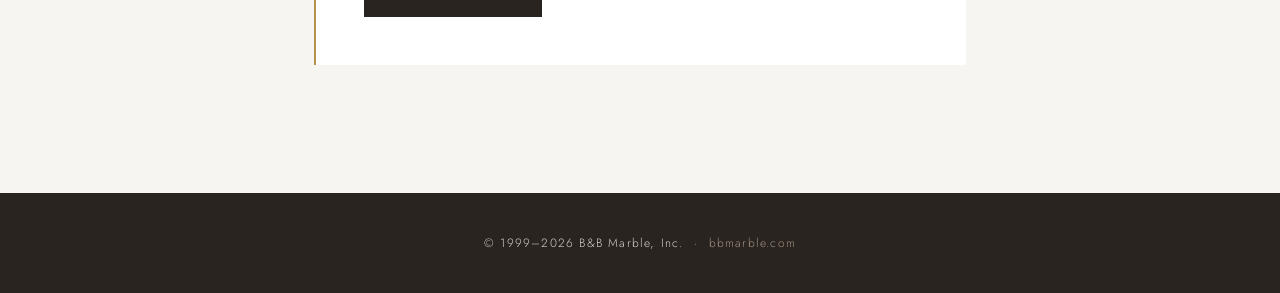
<file: blog-choosing-stone-fabricator.html>
<!DOCTYPE html>

<html lang="en">
<head>
<!-- Google tag (gtag.js) -->
<script async src="https://www.googletagmanager.com/gtag/js?id=G-QX83C6P0LD"></script>
<script>
  window.dataLayer = window.dataLayer || [];
  function gtag(){dataLayer.push(arguments);}
  gtag('js', new Date());
  gtag('config', 'G-QX83C6P0LD');
</script>
<meta charset="utf-8"/>
<meta content="width=device-width, initial-scale=1.0" name="viewport"/>
<title>How to Choose the Right Stone Fabricator | B&amp;B Marble, Inc.</title>
<link href="https://fonts.googleapis.com" rel="preconnect"/>
<link crossorigin="" href="https://fonts.gstatic.com" rel="preconnect"/>
<link href="https://fonts.googleapis.com/css2?family=Cormorant+Garamond:ital,wght@0,300;0,400;0,500;1,300;1,400&amp;family=Jost:wght@300;400;500&amp;family=Noto+Serif+SC:wght@300;400&amp;display=swap" rel="stylesheet"/>
<style>
    :root {
      --cream:      #f7f5f1;
      --white:      #ffffff;
      --stone-100:  #ede9e3;
      --stone-200:  #d8d1c6;
      --stone-400:  #a09080;
      --stone-600:  #6b5d52;
      --charcoal:   #2a2420;
      --gold:       #b5924c;
      --font-display: 'Cormorant Garamond', Georgia, serif;
      --font-body:    'Jost', sans-serif;
      --font-zh:      'Noto Serif SC', serif;
      --gutter: clamp(1.5rem, 5vw, 4rem);
    }

    *, *::before, *::after { box-sizing: border-box; margin: 0; padding: 0; }
    html { scroll-behavior: smooth; font-size: 16px; }
    body {
      background: var(--cream);
      color: var(--charcoal);
      font-family: var(--font-body);
      font-weight: 300;
      line-height: 1.7;
      overflow-x: hidden;
    }
    body.zh { font-family: var(--font-zh); }
    a { color: inherit; text-decoration: none; }

    body::before {
      content: '';
      position: fixed;
      inset: 0;
      background-image: url("data:image/svg+xml,%3Csvg viewBox='0 0 256 256' xmlns='http://www.w3.org/2000/svg'%3E%3Cfilter id='n'%3E%3CfeTurbulence type='fractalNoise' baseFrequency='0.9' numOctaves='4' stitchTiles='stitch'/%3E%3C/filter%3E%3Crect width='100%25' height='100%25' filter='url(%23n)' opacity='0.04'/%3E%3C/svg%3E");
      pointer-events: none;
      z-index: 9999;
      opacity: .55;
    }

    /* Language */
    .en { display: initial; }
    .zh-text { display: none; }
    body.zh .en { display: none; }
    body.zh .zh-text { display: initial; }
    .en-block { display: block; }
    .zh-block { display: none; }
    body.zh .en-block { display: none; }
    body.zh .zh-block { display: block; }

    /* Header */
    .site-header {
      display: flex;
      align-items: center;
      justify-content: space-between;
      padding: 2rem var(--gutter);
      border-bottom: 1px solid var(--stone-100);
    }
    .back-link {
      font-size: .72rem;
      font-weight: 400;
      letter-spacing: .18em;
      text-transform: uppercase;
      color: var(--stone-600);
      transition: color .2s;
    }
    .back-link:hover { color: var(--gold); }

    .lang-toggle {
      display: flex;
      align-items: center;
      border: 1px solid var(--stone-200);
      overflow: hidden;
    }
    .lang-btn {
      font-size: .68rem;
      font-weight: 500;
      letter-spacing: .12em;
      text-transform: uppercase;
      padding: .4rem .8rem;
      cursor: pointer;
      background: transparent;
      border: none;
      color: var(--stone-400);
      transition: background .2s, color .2s;
      font-family: var(--font-body);
    }
    .lang-btn.active { background: var(--charcoal); color: var(--white); }
    .lang-btn:hover:not(.active) { color: var(--gold); }
    .lang-divider { width: 1px; background: var(--stone-200); align-self: stretch; }

    /* Article layout */
    .article-wrap {
      max-width: 780px;
      margin-inline: auto;
      padding: 5rem var(--gutter) 8rem;
    }

    /* Post header */
    .post-category {
      font-size: .68rem;
      font-weight: 500;
      letter-spacing: .22em;
      text-transform: uppercase;
      color: var(--gold);
      display: flex;
      align-items: center;
      gap: 1rem;
      margin-bottom: 1.5rem;
    }
    .post-category::before {
      content: '';
      display: block;
      width: 2rem;
      height: 1px;
      background: var(--gold);
    }
    .post-title {
      font-family: var(--font-display);
      font-size: clamp(2.2rem, 5vw, 3.6rem);
      font-weight: 300;
      line-height: 1.15;
      color: var(--charcoal);
      margin-bottom: 1.5rem;
    }
    body.zh .post-title { font-family: var(--font-zh); font-size: clamp(1.8rem, 4vw, 2.8rem); }

    .post-meta {
      font-size: .72rem;
      letter-spacing: .14em;
      text-transform: uppercase;
      color: var(--stone-400);
      padding-bottom: 3rem;
      border-bottom: 1px solid var(--stone-100);
      margin-bottom: 3.5rem;
    }

    /* Article body */
    .article-body p {
      font-size: 1.05rem;
      color: var(--stone-600);
      margin-bottom: 1.8rem;
      line-height: 1.85;
    }
    .article-body p:first-child {
      font-family: var(--font-display);
      font-size: 1.25rem;
      color: var(--charcoal);
      font-weight: 300;
      line-height: 1.7;
    }
    body.zh .article-body p:first-child { font-family: var(--font-zh); }

    .article-body h2 {
      font-family: var(--font-display);
      font-size: clamp(1.5rem, 3vw, 2rem);
      font-weight: 400;
      color: var(--charcoal);
      margin-top: 3rem;
      margin-bottom: 1rem;
      line-height: 1.2;
    }
    body.zh .article-body h2 { font-family: var(--font-zh); font-size: 1.4rem; }

    .article-body .step-num {
      display: block;
      font-size: .68rem;
      font-weight: 500;
      letter-spacing: .2em;
      text-transform: uppercase;
      color: var(--gold);
      margin-bottom: .4rem;
    }

    .article-divider {
      border: none;
      border-top: 1px solid var(--stone-100);
      margin: 3rem 0;
    }

    /* CTA section */
    .post-cta {
      margin-top: 5rem;
      padding: 3rem;
      background: var(--white);
      border-left: 2px solid var(--gold);
    }
    .post-cta-label {
      font-size: .68rem;
      font-weight: 500;
      letter-spacing: .2em;
      text-transform: uppercase;
      color: var(--gold);
      margin-bottom: 1rem;
    }
    .post-cta h3 {
      font-family: var(--font-display);
      font-size: 1.8rem;
      font-weight: 300;
      color: var(--charcoal);
      margin-bottom: .8rem;
    }
    body.zh .post-cta h3 { font-family: var(--font-zh); font-size: 1.4rem; }
    .post-cta p {
      font-size: .95rem;
      color: var(--stone-600);
      margin-bottom: 1.5rem;
    }
    .btn-primary {
      display: inline-block;
      font-size: .74rem;
      font-weight: 500;
      letter-spacing: .16em;
      text-transform: uppercase;
      color: var(--white);
      background: var(--charcoal);
      padding: 1rem 2.4rem;
      border: 1px solid var(--charcoal);
      transition: background .25s, color .25s, border-color .25s;
    }
    .btn-primary:hover { background: var(--gold); border-color: var(--gold); }

    /* Footer */
    footer {
      background: var(--charcoal);
      color: var(--stone-200);
      padding: 2.5rem var(--gutter);
      text-align: center;
      font-size: .75rem;
      letter-spacing: .1em;
    }
    footer a { color: var(--stone-400); transition: color .2s; }
    footer a:hover { color: var(--gold); }
  </style>
</head>
<body>
<header class="site-header">
<a class="back-link" href="blog.html">
<span class="en">← Back to Blog</span><span class="zh-text">← 返回博客</span>
</a>
<div class="lang-toggle">
<button class="lang-btn active" id="btn-en" onclick="setLang('en')">EN</button>
<div class="lang-divider"></div>
<button class="lang-btn" id="btn-zh" onclick="setLang('zh')">中文</button>
</div>
</header>
<article class="article-wrap">
<header>
<div class="post-category">
<span class="en">Stone Guides</span><span class="zh-text">石材指南</span>
</div>
<h1 class="post-title">
<span class="en-block">How to Choose the Right Stone Fabricator and Installer for Your Home</span>
<span class="zh-block">如何为您的家居选择合适的石材加工与安装商</span>
</h1>
<div class="post-meta">May 2025  ·  B&amp;B Marble</div>
</header>
<div class="article-body">
<p>
<span class="en-block">Selecting the right stone fabricator and installer is one of the most important decisions in any kitchen or bathroom remodeling project. Beautiful stone materials such as quartz, marble, porcelain, and quartzite are significant investments, and the quality of fabrication and installation can make the difference between a stunning result and a costly disappointment. Here are five key factors every homeowner should consider before hiring a stone contractor.</span>
<span class="zh-block">选择合适的石材加工与安装商，是厨房或卫浴翻新项目中最为关键的决定之一。石英石、大理石、瓷砖板材和石英岩等精美石材都是一笔可观的投资，而加工与安装的品质，往往决定了成品是惊艳夺目还是令人懊悔的代价。以下是每位业主在聘请石材承包商之前都应考量的五大关键因素。</span>
</p>
<hr class="article-divider"/>
<span class="step-num"><span class="en">01 — Licenses &amp; Insurance</span><span class="zh-text">01 — 执照与保险</span></span>
<h2>
<span class="en-block">Verify Licenses and Insurance</span>
<span class="zh-block">核实执照与保险</span>
</h2>
<p>
<span class="en-block">Always confirm that your fabricator and installer are properly licensed and insured. A valid contractor's license demonstrates that the company meets state requirements and industry standards. Equally important is carrying adequate general liability and workers' compensation insurance, which protects both the homeowner and contractor in the event of property damage or workplace accidents. Don't hesitate to ask for proof of licensing and insurance before signing a contract.</span>
<span class="zh-block">请务必确认您的石材加工与安装商持有合法的执照与保险。有效的承包商执照表明该公司符合州政府的法规要求和行业标准。同样重要的是，公司需具备充足的综合责任险（General Liability）和工伤赔偿保险（Workers' Compensation），以便在发生财产损失或工地事故时同时保障业主与承包商的权益。在签订合同前，请放心要求对方出示执照与保险证明。</span>
</p>
<span class="step-num"><span class="en">02 — Reputation</span><span class="zh-text">02 — 口碑信誉</span></span>
<h2>
<span class="en-block">Research Their Reputation</span>
<span class="zh-block">了解口碑与信誉</span>
</h2>
<p>
<span class="en-block">Online reviews provide valuable insight into a company's professionalism, craftsmanship, communication, and customer service. Look for consistent positive feedback across multiple platforms and pay attention to comments about reliability, timeliness, and problem resolution. A strong reputation built on satisfied customers is often one of the best indicators of a successful project.</span>
<span class="zh-block">网络评价能够真实反映一家公司的专业水准、工艺品质、沟通能力与客户服务。建议查阅多个平台上的口碑反馈，重点关注关于可靠性、守时度与问题处理的评论。建立在客户满意基础上的良好口碑，往往是项目成功最有力的保证之一。</span>
</p>
<span class="step-num"><span class="en">03 — Guarantees</span><span class="zh-text">03 — 质量保证</span></span>
<h2>
<span class="en-block">Ask About Guarantees and After-Installation Support</span>
<span class="zh-block">了解质保政策与售后支持</span>
</h2>
<p>
<span class="en-block">Stone fabrication involves cutting and handling large, heavy slabs. Even experienced fabricators can occasionally encounter material defects or breakage during fabrication. Before proceeding, ask who bears responsibility if a slab breaks during the cutting process and whether the company offers any workmanship warranty. You should also understand what support is available after installation. Reputable companies stand behind their work and are responsive if adjustments or corrections are needed after the project is completed.</span>
<span class="zh-block">石材加工涉及大型沉重板材的切割与搬运，即便经验丰富的师傅，也偶尔会遇到材料瑕疵或加工过程中破损的情况。在签约前，请明确询问：如果板材在切割过程中破损，由谁承担责任？公司是否提供工艺保修？同时，您也应了解安装完成后能够获得哪些售后支持。信誉良好的公司会对自身工艺负责，并在项目完成后及时响应任何调整或修补需求。</span>
</p>
<span class="step-num"><span class="en">04 — Experience</span><span class="zh-text">04 — 行业经验</span></span>
<h2>
<span class="en-block">Consider Years of Experience</span>
<span class="zh-block">重视多年从业经验</span>
</h2>
<p>
<span class="en-block">Experience matters. Companies that have been in business for many years have likely encountered a wide variety of materials, layouts, and installation challenges. They have refined their processes and developed the expertise needed to deliver consistent results. An established fabricator is also more likely to be available in the future should you need service, repairs, or assistance with additional projects.</span>
<span class="zh-block">经验至关重要。经营多年的公司通常处理过各式各样的材料、布局与安装挑战，他们的工艺流程经过反复打磨，具备稳定交付高品质成果的专业能力。一家根基稳固的加工商，未来在您需要维护、修理或开展新项目时，也更有可能继续为您提供服务。</span>
</p>
<span class="step-num"><span class="en">05 — Portfolio</span><span class="zh-text">05 — 作品案例</span></span>
<h2>
<span class="en-block">Review Their Portfolio and Website</span>
<span class="zh-block">查看作品集与官方网站</span>
</h2>
<p>
<span class="en-block">A professional website should showcase completed projects, fabrication capabilities, and examples of the company's craftsmanship. Pay particular attention to projects that resemble your own, especially high-end residential homes where precision and attention to detail are critical. Look for examples of waterfall islands, full-height backsplashes, custom vanities, intricate edge profiles, and large-format installations. A strong portfolio demonstrates both technical expertise and design versatility.</span>
<span class="zh-block">专业的网站应当展示已完成的项目、加工能力以及公司工艺水平的实例。请特别留意与您家相似的项目，尤其是对精度和细节要求极高的高端住宅案例。可重点查看瀑布岛台、整墙背板、定制浴室柜、精细边缘造型以及大尺寸石板的安装案例。一份出色的作品集，既能体现技术实力，也能展现设计的多样性。</span>
</p>
<hr class="article-divider"/>
<h2>
<span class="en-block">Why Homeowners Choose B&amp;B Marble</span>
<span class="zh-block">为什么业主选择 B&amp;B Marble</span>
</h2>
<p>
<span class="en-block">At B&amp;B Marble, we understand that homeowners expect exceptional craftsmanship, transparency, and reliability. Our team specializes in the fabrication and installation of quartz, porcelain, marble, and natural stone surfaces throughout the San Francisco Bay Area. We are fully licensed and insured, have extensive experience working in luxury residential homes, and stand behind the quality of our workmanship. From kitchen countertops and waterfall islands to full-height backsplashes and custom bathroom vanities, we work closely with homeowners, designers, and contractors to ensure every project exceeds expectations.</span>
<span class="zh-block">在 B&amp;B Marble，我们深知业主对卓越工艺、透明流程与可靠服务的期待。我们的团队专注于旧金山湾区范围内石英石、瓷砖板材、大理石及天然石材表面的加工与安装。我们持有完整的执照与保险，拥有丰富的豪宅项目经验，并对每一件作品的品质负责到底。从厨房台面、瀑布岛台，到整墙背板与定制浴室柜，我们与业主、设计师及承包商紧密合作，确保每一个项目都超越期待。</span>
</p>
</div>
<div class="post-cta">
<div class="post-cta-label">
<span class="en">Ready to get started?</span><span class="zh-text">准备开始您的项目？</span>
</div>
<h3>
<span class="en-block">Let's discuss your project.</span>
<span class="zh-block">让我们一起规划您的项目。</span>
</h3>
<p>
<span class="en-block">Planning a remodeling project? Contact B&amp;B Marble for a complimentary consultation and material estimate.</span>
<span class="zh-block">正在筹划翻新项目？欢迎联系 B&amp;B Marble，预约免费咨询与材料估价。</span>
</p>
<a class="btn-primary" href="index.html#contact">
<span class="en">Get a Quote</span><span class="zh-text">获取报价</span>
</a>
</div>
</article>
<footer>
<p>© 1999–2026 B&amp;B Marble, Inc.  ·  <a href="index.html">bbmarble.com</a></p>
</footer>
<script>
  function setLang(lang) {
    const body = document.body;
    const btnEn = document.getElementById('btn-en');
    const btnZh = document.getElementById('btn-zh');
    if (lang === 'zh') {
      body.classList.add('zh');
      btnZh.classList.add('active');
      btnEn.classList.remove('active');
      document.documentElement.setAttribute('lang', 'zh');
    } else {
      body.classList.remove('zh');
      btnEn.classList.add('active');
      btnZh.classList.remove('active');
      document.documentElement.setAttribute('lang', 'en');
    }
    localStorage.setItem('bbmarble-lang', lang);
  }
  const savedLang = localStorage.getItem('bbmarble-lang');
  if (savedLang === 'zh') setLang('zh');
</script>
</body>
</html>
</file>
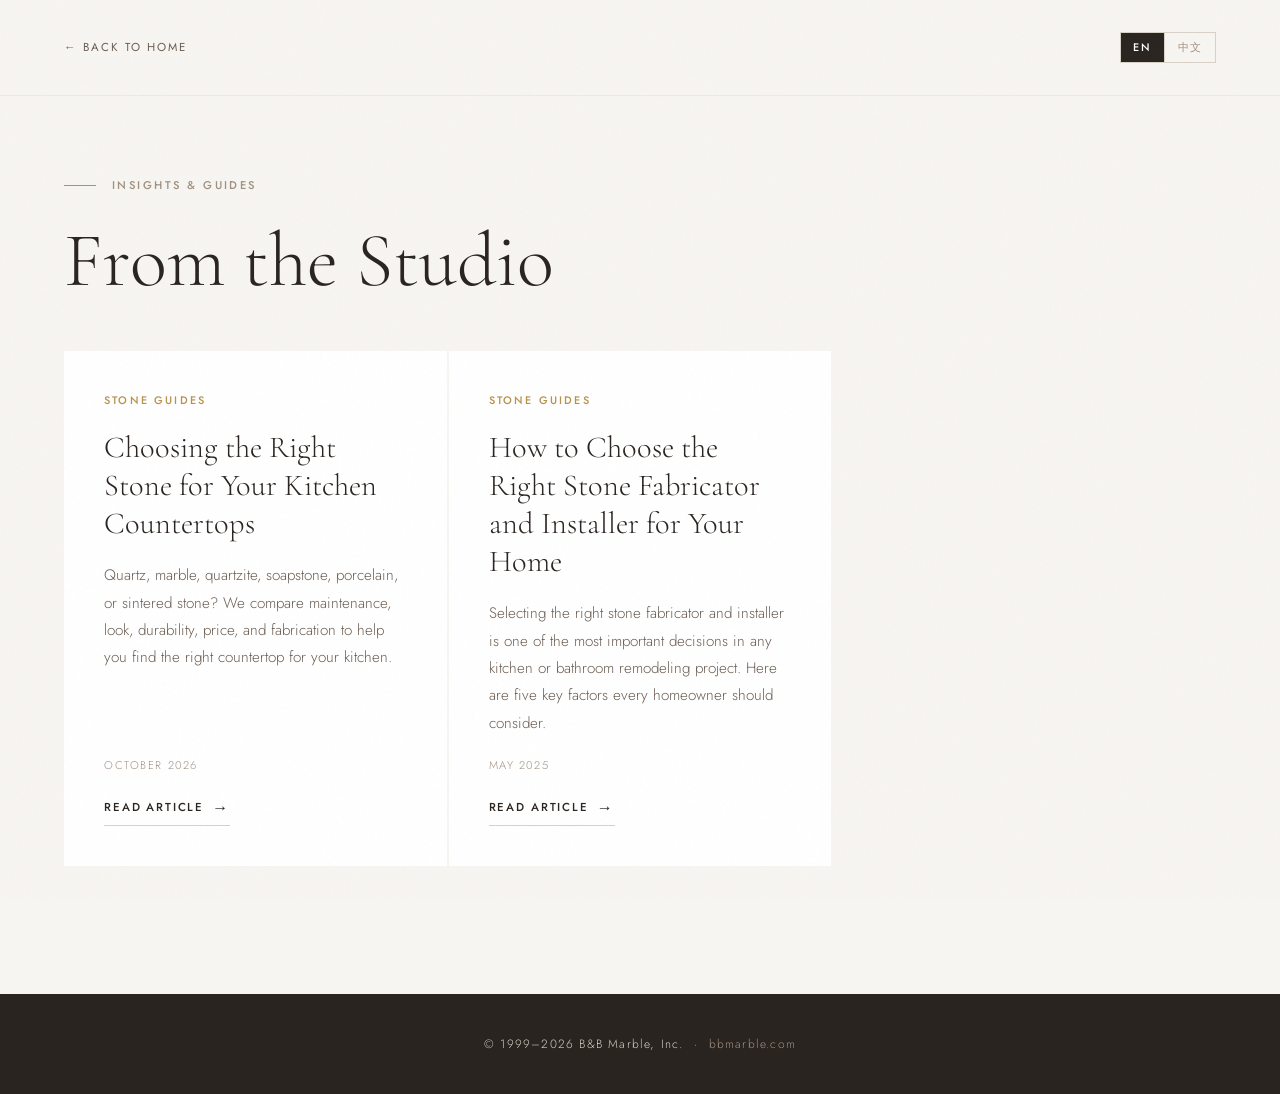
<file: blog.html>
<!DOCTYPE html>

<html lang="en">
<head>
<!-- Google tag (gtag.js) -->
<script async src="https://www.googletagmanager.com/gtag/js?id=G-QX83C6P0LD"></script>
<script>
  window.dataLayer = window.dataLayer || [];
  function gtag(){dataLayer.push(arguments);}
  gtag('js', new Date());
  gtag('config', 'G-QX83C6P0LD');
</script>
<meta charset="utf-8"/>
<meta content="width=device-width, initial-scale=1.0" name="viewport"/>
<title>Blog | B&amp;B Marble, Inc.</title>
<link href="https://fonts.googleapis.com" rel="preconnect"/>
<link crossorigin="" href="https://fonts.gstatic.com" rel="preconnect"/>
<link href="https://fonts.googleapis.com/css2?family=Cormorant+Garamond:ital,wght@0,300;0,400;0,500;1,300;1,400&amp;family=Jost:wght@300;400;500&amp;family=Noto+Serif+SC:wght@300;400&amp;display=swap" rel="stylesheet"/>
<style>
    :root {
      --cream:      #f7f5f1;
      --white:      #ffffff;
      --stone-100:  #ede9e3;
      --stone-200:  #d8d1c6;
      --stone-400:  #a09080;
      --stone-600:  #6b5d52;
      --charcoal:   #2a2420;
      --gold:       #b5924c;
      --font-display: 'Cormorant Garamond', Georgia, serif;
      --font-body:    'Jost', sans-serif;
      --font-zh:      'Noto Serif SC', serif;
      --gutter: clamp(1.5rem, 5vw, 4rem);
    }

    *, *::before, *::after { box-sizing: border-box; margin: 0; padding: 0; }
    html { scroll-behavior: smooth; font-size: 16px; }
    body {
      background: var(--cream);
      color: var(--charcoal);
      font-family: var(--font-body);
      font-weight: 300;
      line-height: 1.7;
      overflow-x: hidden;
    }
    body.zh { font-family: var(--font-zh); }
    a { color: inherit; text-decoration: none; }

    body::before {
      content: '';
      position: fixed;
      inset: 0;
      background-image: url("data:image/svg+xml,%3Csvg viewBox='0 0 256 256' xmlns='http://www.w3.org/2000/svg'%3E%3Cfilter id='n'%3E%3CfeTurbulence type='fractalNoise' baseFrequency='0.9' numOctaves='4' stitchTiles='stitch'/%3E%3C/filter%3E%3Crect width='100%25' height='100%25' filter='url(%23n)' opacity='0.04'/%3E%3C/svg%3E");
      pointer-events: none;
      z-index: 9999;
      opacity: .55;
    }

    /* Language */
    .en { display: initial; }
    .zh-text { display: none; }
    body.zh .en { display: none; }
    body.zh .zh-text { display: initial; }
    .en-block { display: block; }
    .zh-block { display: none; }
    body.zh .en-block { display: none; }
    body.zh .zh-block { display: block; }

    /* Header */
    .site-header {
      display: flex;
      align-items: center;
      justify-content: space-between;
      padding: 2rem var(--gutter);
      border-bottom: 1px solid var(--stone-100);
    }
    .back-link {
      font-size: .72rem;
      font-weight: 400;
      letter-spacing: .18em;
      text-transform: uppercase;
      color: var(--stone-600);
      transition: color .2s;
    }
    .back-link:hover { color: var(--gold); }

    .lang-toggle {
      display: flex;
      align-items: center;
      border: 1px solid var(--stone-200);
      overflow: hidden;
    }
    .lang-btn {
      font-size: .68rem;
      font-weight: 500;
      letter-spacing: .12em;
      text-transform: uppercase;
      padding: .4rem .8rem;
      cursor: pointer;
      background: transparent;
      border: none;
      color: var(--stone-400);
      transition: background .2s, color .2s;
      font-family: var(--font-body);
    }
    .lang-btn.active { background: var(--charcoal); color: var(--white); }
    .lang-btn:hover:not(.active) { color: var(--gold); }
    .lang-divider { width: 1px; background: var(--stone-200); align-self: stretch; }

    /* Page title */
    .blog-hero {
      padding: 5rem var(--gutter) 3rem;
      max-width: 1320px;
      margin-inline: auto;
    }
    .blog-hero .label {
      font-size: .7rem;
      font-weight: 500;
      letter-spacing: .22em;
      text-transform: uppercase;
      color: var(--stone-400);
      display: flex;
      align-items: center;
      gap: 1rem;
      margin-bottom: 1.5rem;
    }
    .blog-hero .label::before {
      content: '';
      display: block;
      width: 2rem;
      height: 1px;
      background: var(--gold);
    }
    .blog-hero h1 {
      font-family: var(--font-display);
      font-size: clamp(3rem, 6vw, 5rem);
      font-weight: 300;
      line-height: 1.1;
      color: var(--charcoal);
    }
    body.zh .blog-hero h1 { font-family: var(--font-zh); }

    /* Post grid */
    .post-grid {
      max-width: 1320px;
      margin-inline: auto;
      padding: 0 var(--gutter) 8rem;
      display: grid;
      grid-template-columns: repeat(auto-fill, minmax(340px, 1fr));
      gap: 2px;
    }

    /* Post card */
    .post-card {
      background: var(--white);
      padding: 2.5rem;
      display: flex;
      flex-direction: column;
      gap: 1.2rem;
      transition: box-shadow .3s;
    }
    .post-card:hover { box-shadow: 0 8px 40px rgba(42,36,32,.08); }

    .post-category {
      font-size: .68rem;
      font-weight: 500;
      letter-spacing: .2em;
      text-transform: uppercase;
      color: var(--gold);
    }
    .post-title {
      font-family: var(--font-display);
      font-size: clamp(1.4rem, 2.5vw, 1.9rem);
      font-weight: 300;
      line-height: 1.25;
      color: var(--charcoal);
    }
    body.zh .post-title { font-family: var(--font-zh); font-size: 1.3rem; }

    .post-excerpt {
      font-size: .95rem;
      color: var(--stone-600);
      line-height: 1.8;
      flex-grow: 1;
    }
    .post-meta {
      font-size: .7rem;
      letter-spacing: .14em;
      text-transform: uppercase;
      color: var(--stone-400);
    }
    .post-read-more {
      display: inline-flex;
      align-items: center;
      gap: .5rem;
      font-size: .72rem;
      font-weight: 500;
      letter-spacing: .16em;
      text-transform: uppercase;
      color: var(--charcoal);
      border-bottom: 1px solid var(--stone-200);
      padding-bottom: .2rem;
      width: fit-content;
      transition: color .2s, border-color .2s;
    }
    .post-read-more::after { content: '→'; font-size: 1rem; transition: transform .2s; }
    .post-read-more:hover { color: var(--gold); border-color: var(--gold); }
    .post-read-more:hover::after { transform: translateX(4px); }

    /* Footer */
    footer {
      background: var(--charcoal);
      color: var(--stone-200);
      padding: 2.5rem var(--gutter);
      text-align: center;
      font-size: .75rem;
      letter-spacing: .1em;
    }
    footer a { color: var(--stone-400); transition: color .2s; }
    footer a:hover { color: var(--gold); }

    @media (max-width: 640px) {
      .post-grid { grid-template-columns: 1fr; }
    }
  </style>
</head>
<body>
<header class="site-header">
<a class="back-link" href="index.html">
<span class="en">← Back to Home</span><span class="zh-text">← 返回首页</span>
</a>
<div class="lang-toggle">
<button class="lang-btn active" id="btn-en" onclick="setLang('en')">EN</button>
<div class="lang-divider"></div>
<button class="lang-btn" id="btn-zh" onclick="setLang('zh')">中文</button>
</div>
</header>
<section class="blog-hero">
<div class="label">
<span class="en">Insights &amp; Guides</span><span class="zh-text">洞察与指南</span>
</div>
<h1>
<span class="en-block">From the Studio</span>
<span class="zh-block">工坊手记</span>
</h1>
</section>
<main class="post-grid">
<!-- Post 2 -->
<article class="post-card">
<div class="post-category">
<span class="en">Stone Guides</span><span class="zh-text">石材指南</span>
</div>
<h2 class="post-title">
<span class="en-block">Choosing the Right Stone for Your Kitchen Countertops</span>
<span class="zh-block">如何为厨房台面选择合适的石材</span>
</h2>
<p class="post-excerpt">
<span class="en-block">Quartz, marble, quartzite, soapstone, porcelain, or sintered stone? We compare maintenance, look, durability, price, and fabrication to help you find the right countertop for your kitchen.</span>
<span class="zh-block">石英石、大理石、石英岩、皂石、瓷砖板材还是烧结石？我们从保养、外观、耐用性、价格和加工难度等方面进行对比，帮助您为厨房找到合适的台面。</span>
</p>
<div class="post-meta">October 2026</div>
<a class="post-read-more" href="blog-choosing-countertop-stone.html">
<span class="en">Read Article</span><span class="zh-text">阅读全文</span>
</a>
</article>
<!-- Post 1 -->
<article class="post-card">
<div class="post-category">
<span class="en">Stone Guides</span><span class="zh-text">石材指南</span>
</div>
<h2 class="post-title">
<span class="en-block">How to Choose the Right Stone Fabricator and Installer for Your Home</span>
<span class="zh-block">如何为您的家选择合适的石材加工与安装商</span>
</h2>
<p class="post-excerpt">
<span class="en-block">Selecting the right stone fabricator and installer is one of the most important decisions in any kitchen or bathroom remodeling project. Here are five key factors every homeowner should consider.</span>
<span class="zh-block">在任何厨房或浴室翻新工程中，挑选合适的石材加工与安装商都是至关重要的决定之一。以下是每位业主都应考量的五大关键因素。</span>
</p>
<div class="post-meta">May 2025</div>
<a class="post-read-more" href="blog-choosing-stone-fabricator.html">
<span class="en">Read Article</span><span class="zh-text">阅读全文</span>
</a>
</article>
</main>
<footer>
<p>© 1999–2026 B&amp;B Marble, Inc.  ·  <a href="index.html">bbmarble.com</a></p>
</footer>
<script>
  function setLang(lang) {
    const body = document.body;
    const btnEn = document.getElementById('btn-en');
    const btnZh = document.getElementById('btn-zh');
    if (lang === 'zh') {
      body.classList.add('zh');
      btnZh.classList.add('active');
      btnEn.classList.remove('active');
      document.documentElement.setAttribute('lang', 'zh');
    } else {
      body.classList.remove('zh');
      btnEn.classList.add('active');
      btnZh.classList.remove('active');
      document.documentElement.setAttribute('lang', 'en');
    }
    localStorage.setItem('bbmarble-lang', lang);
  }
  const savedLang = localStorage.getItem('bbmarble-lang');
  if (savedLang === 'zh') setLang('zh');
</script>
</body>
</html>
</file>
